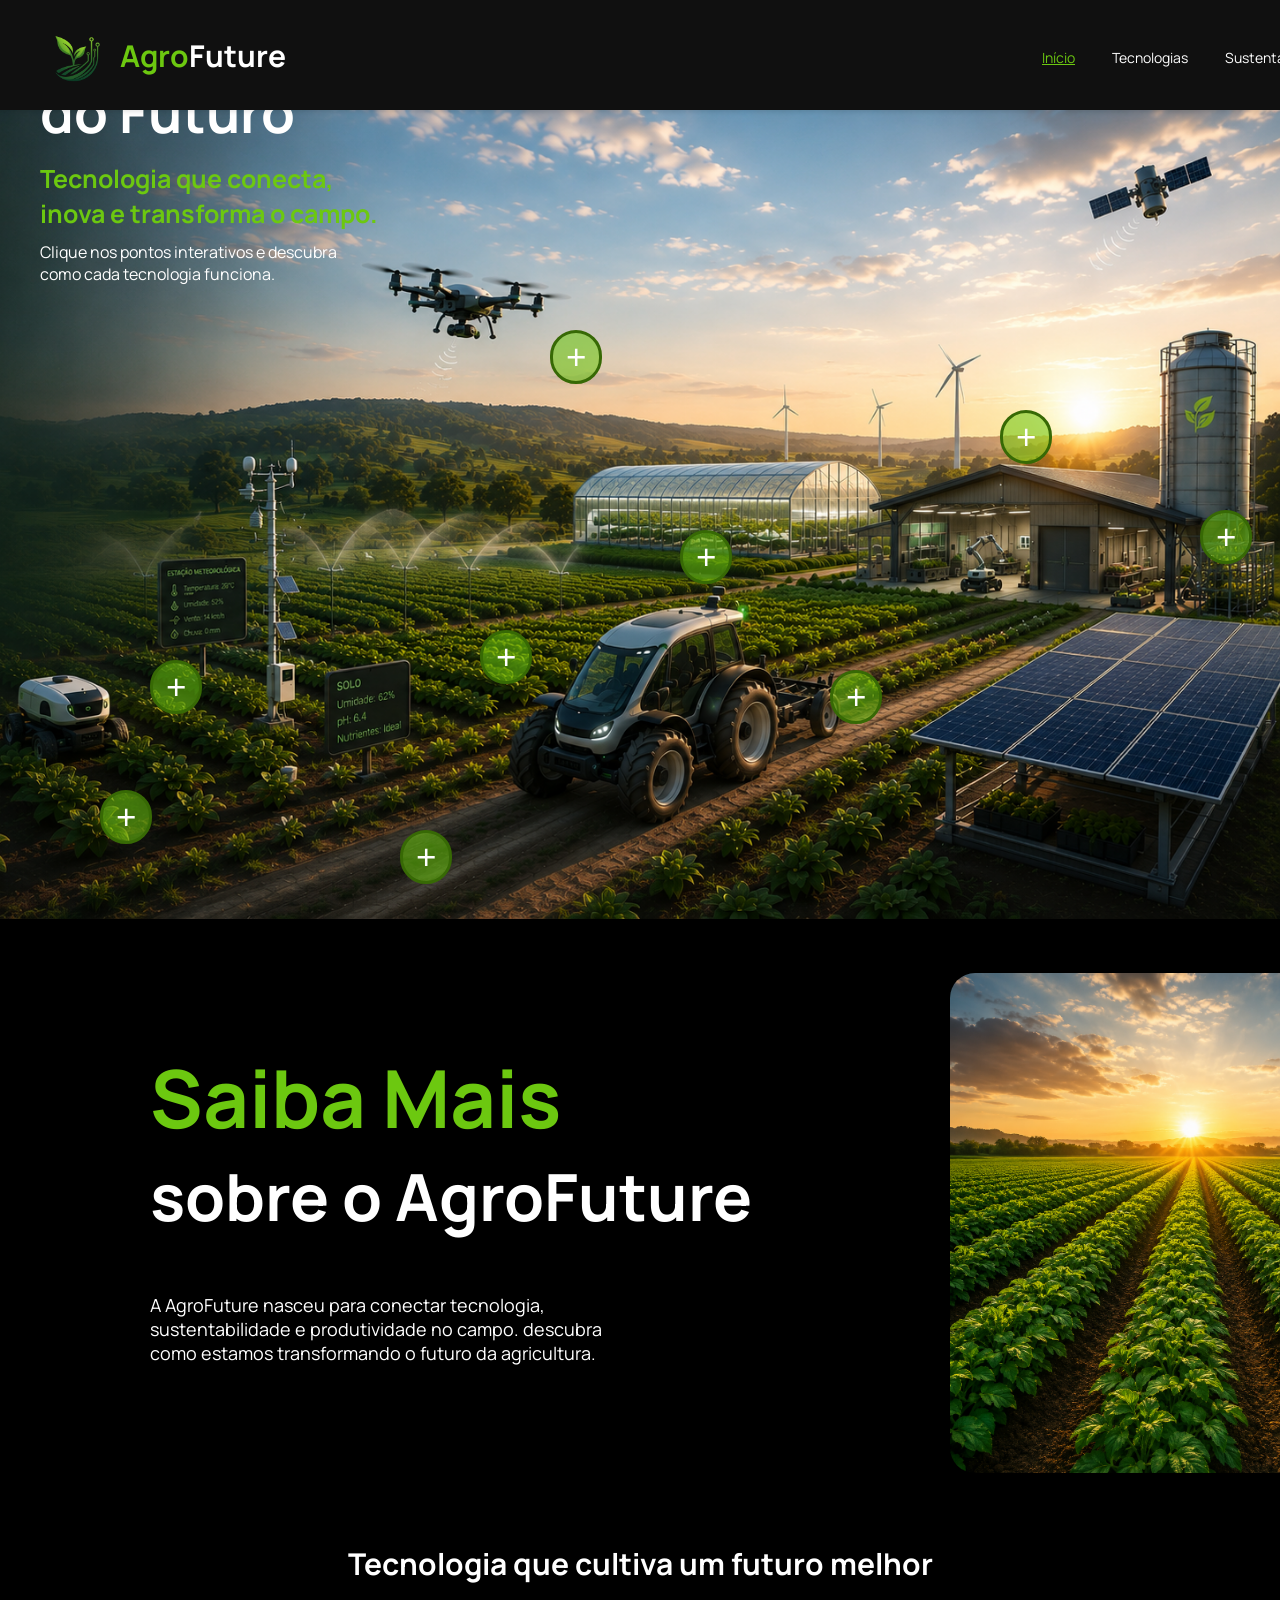
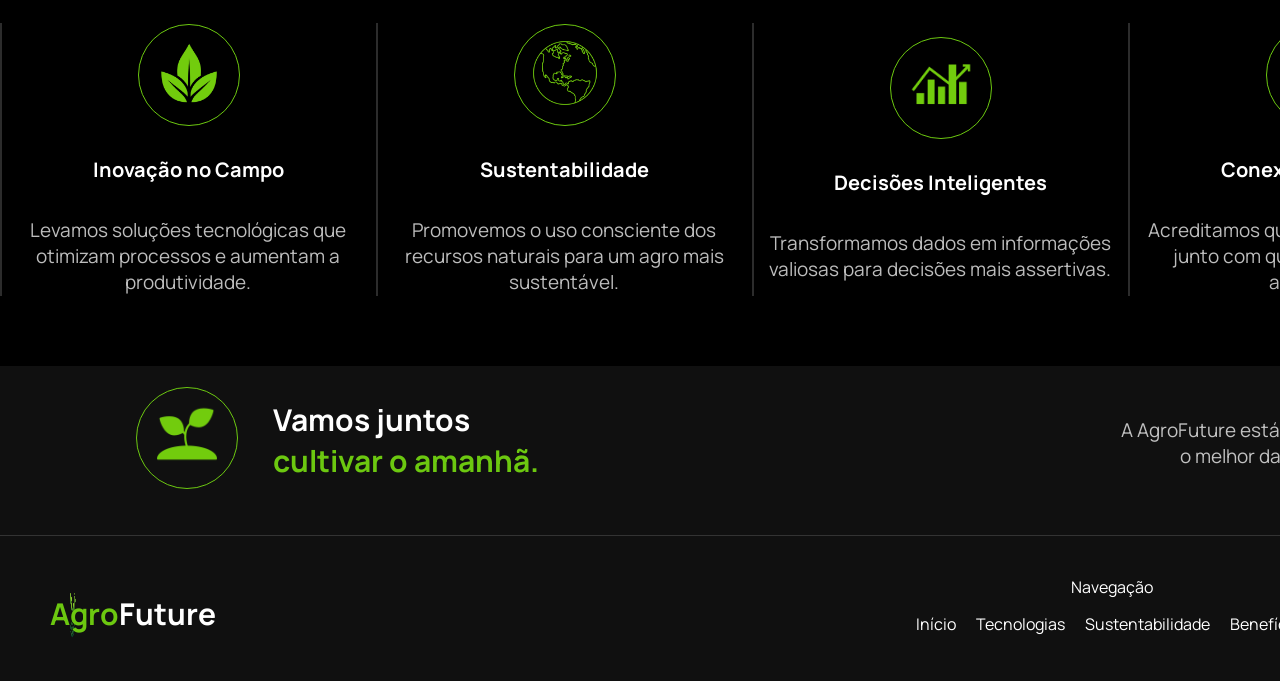
<file: index.html>
<!DOCTYPE html>
<html>
<head>
    <meta charset="UTF-8">
    <title>AgroFuture</title>
    <meta name="viewport" content="width=device-width, initial-scale=1.0">
    <link rel="stylesheet" href="style.css">
</head>
    <body>
        <header> 
            <div class="intro" style="display: flex;">
                <img src="imagens/logo.png" alt="Logo" class="logo">
                <h1><span style="color: #6cc810;">Agro</span>Future</h1>
                <button class="nav-button" onclick="location.href='index.html'" style="margin-left: 750px; color: #6cc810; text-decoration: underline;">Início</button>
                <button class="nav-button" onclick="location.href='tecnologias.html'">Tecnologias</button>
                <button class="nav-button" onclick="location.href='sustentabilidade.html'">Sustentabilidade</button>
                <button class="nav-button" onclick="location.href='beneficios.html'">Benefícios</button>
             </div>
        </header>
        <main>
            <img src="imagens/background.png" alt="Logo" class="background">
            <div class="overlay">
            <h2 style="font-weight: bold; font-size: 55px;">A Fazenda do Futuro</h2>
            <div style="font-weight: bold; color: #6cc810; margin-top: -35px; font-size: 25px;">Tecnologia que conecta, inova e transforma o campo.</div>
            <div style="margin-top: 10px;">Clique nos pontos interativos e descubra como cada tecnologia funciona.</div>
            </div>
            <button class="ponto"
            data-titulo="Drone"
            data-descricao="Permitem o monitoramento aéreo de grandes áreas em poucos minutos, indetificando problemas com rapidez e aumentando a eficiência na gestão agrícola.">
            +
            </button>
            <button class="ponto"
            data-titulo="Satélite"
            data-descricao="Fornecem imagens detalhadas das lavouras, permitindo acompanhar o desenvolvimento das plantações e identificar problemas rapidamente.">
            +
            </button>
            <button class="ponto"
            data-titulo="Estação Meteorológica"
            data-descricao="Estações que coletam dados climáticos para auxiliar na tomada de decisão na agricultura.">
            +
            </button>
            <button class="ponto"
            data-titulo="Painel de Dados"
            data-descricao="Coletam dados que são organizados em painéis digitais para facilitar o monitoramento da plantação.">
            +
            </button>
            <button class="ponto"
            data-titulo="Robô Agrícola"
            data-descricao="Robôs que realizam tarefas repetitivas com precisão e ajudam a reduzir custos operacionais, aumentando a eficiência na produção agrícola.">
            +
            </button>
            <button class="ponto"
            data-titulo="Sensor de Solo"
            data-descricao="Sensores que fornecem informações essenciais da saúde do solo para melhorar o desenvolvimento das culturas e informar sobre as necessidades do solo.">
            +
            </button>
            <button class="ponto"
            data-titulo="Irrigação Inteligente"
            data-descricao="Irrigação que utiliza sensores para fornecer água para cada área da plantação de acordo com a quantidade necessária.">
            +
            </button>
            <button class="ponto"
            data-titulo="Estufa Inteligente"
            data-descricao="Estufas que utilizam tecnologia avançada para otimizar as condições de cultivo e aumentar a produtividade.">
            +
            </button>
            <button class="ponto"
            data-titulo="Trator Autônomo"
            data-descricao="Tratores que operam de forma autônoma, juntamente com GPS e Inteligência Artificial para realizar tarefas com alta precisão de forma eficiente.">
            +
            </button>
            <button class="ponto"
            data-titulo="Centro de Controle Agrícola"
            data-descricao="Centros que integram todas as informações e dados referentes à fazenda a fim de otimizar a produção.">
            +
            </button>
            <button class="ponto"
            data-titulo="Painéis Solares"
            data-descricao="Painéis solares fornecem energia limpa e renovável para os quipamentos da fazenda, sendo essenciais para a sustentabilidade.">
            +
            </button>
            <button class="ponto"
            data-titulo="Aerogeradores"
            data-descricao="Turbinas eólicas que transformam a força dos ventos em energia elétrica limpa e renovável.">
            +
            </button>
            <div class="info-box">
                <h8 id="titulo"></h8>
                <p id="descricao"></p>
            </div>
            <section style="display: flex">
            <h3 ><span style="color:#6cc810;font-size: 80px;">Saiba Mais</span> 
                <div style="width: 800px">sobre o AgroFuture</div>
            </h3>
            <img src="imagens/campo.png" alt="Logo" class="campo"></section>
            <div class="apresentacao">A AgroFuture nasceu para conectar tecnologia, sustentabilidade e produtividade no campo. descubra como estamos transformando o futuro da agricultura.</div> 
        <h4>Tecnologia que cultiva um futuro melhor</h4>
        <section style="display: flex">
            <button class="proposito">
            <div class="box">
                <img src="imagens/folha2.png" alt="Logo" class="folha"></div>
                <h5>Inovação no Campo</h5>
                <div class="definicao">Levamos soluções tecnológicas que otimizam processos e aumentam a produtividade.</div>
             </button>
             <button class="proposito">
                <div class="box">
                <img src="imagens/terra.png" alt="Logo" class="folha"></div>
                <h5>Sustentabilidade</h5>
                <div class="definicao">Promovemos o uso consciente dos recursos naturais para um agro mais sustentável.</div>
            </button>
             <button class="proposito">
            <div class="box">
                <img src="imagens/estatistica.png" alt="Logo" class="folha"></div>
                <h5>Decisões Inteligentes</h5>
                <div class="definicao">Transformamos dados em informações valiosas para decisões mais assertivas.</div>
             </button>
                <button class="proposito">
                <div class="box">
                <img src="imagens/pessoas.png" alt="Logo" class="folha"></div>
                <h5>Conexão e Parceria</h5>
                <div class="definicao">Acreditamos que o futuro é construído junto com quem vive e faz o agro acontecer.</div>
                </button>
            </section>
            <footer>
                <button class="footerb">
                <section style="display: flex">
                    <div class="box">
                <img src="imagens/planta.png" alt="Logo" class="planta"></div>
                <h6 >Vamos juntos <span style="color: #6cc810;">cultivar o amanhã.</span> </h6>
                <div class="definicao" style="text-align: right; margin-left: 540px; margin-top: 30px;"> A AgroFuture está ao seu lado para levar o melhor da tecnologia ao campo.</div>   
            </section>
            </button> 
                <section style="display:flex;">
                    <div style="margin-top: -20px; margin-left: 50px;">
                        <img src="imagens/logo.png" alt="Logo" class="logo"></div> 
                    <h1 style="margin-top: 17px;">
                        <span style="color: #6cc810;">Agro</span>Future</h1>
                    <div style="display:flex; flex-direction:column; margin-left:700px;">
                        <div>Navegação</div>
                        <div style="display:flex; gap:20px;">
                            <a href="index.html">Início </a>
                            <a href="tecnologias.html">Tecnologias</a>
                            <a href="sustentabilidade.html">Sustentabilidade</a>
                            <a href="beneficios.html">Benefícios</a>
                        </div>
                    </div>
                </section>
            </footer>
        </main>
        <script src="script.js"></script>
    </body>
</html>
</file>
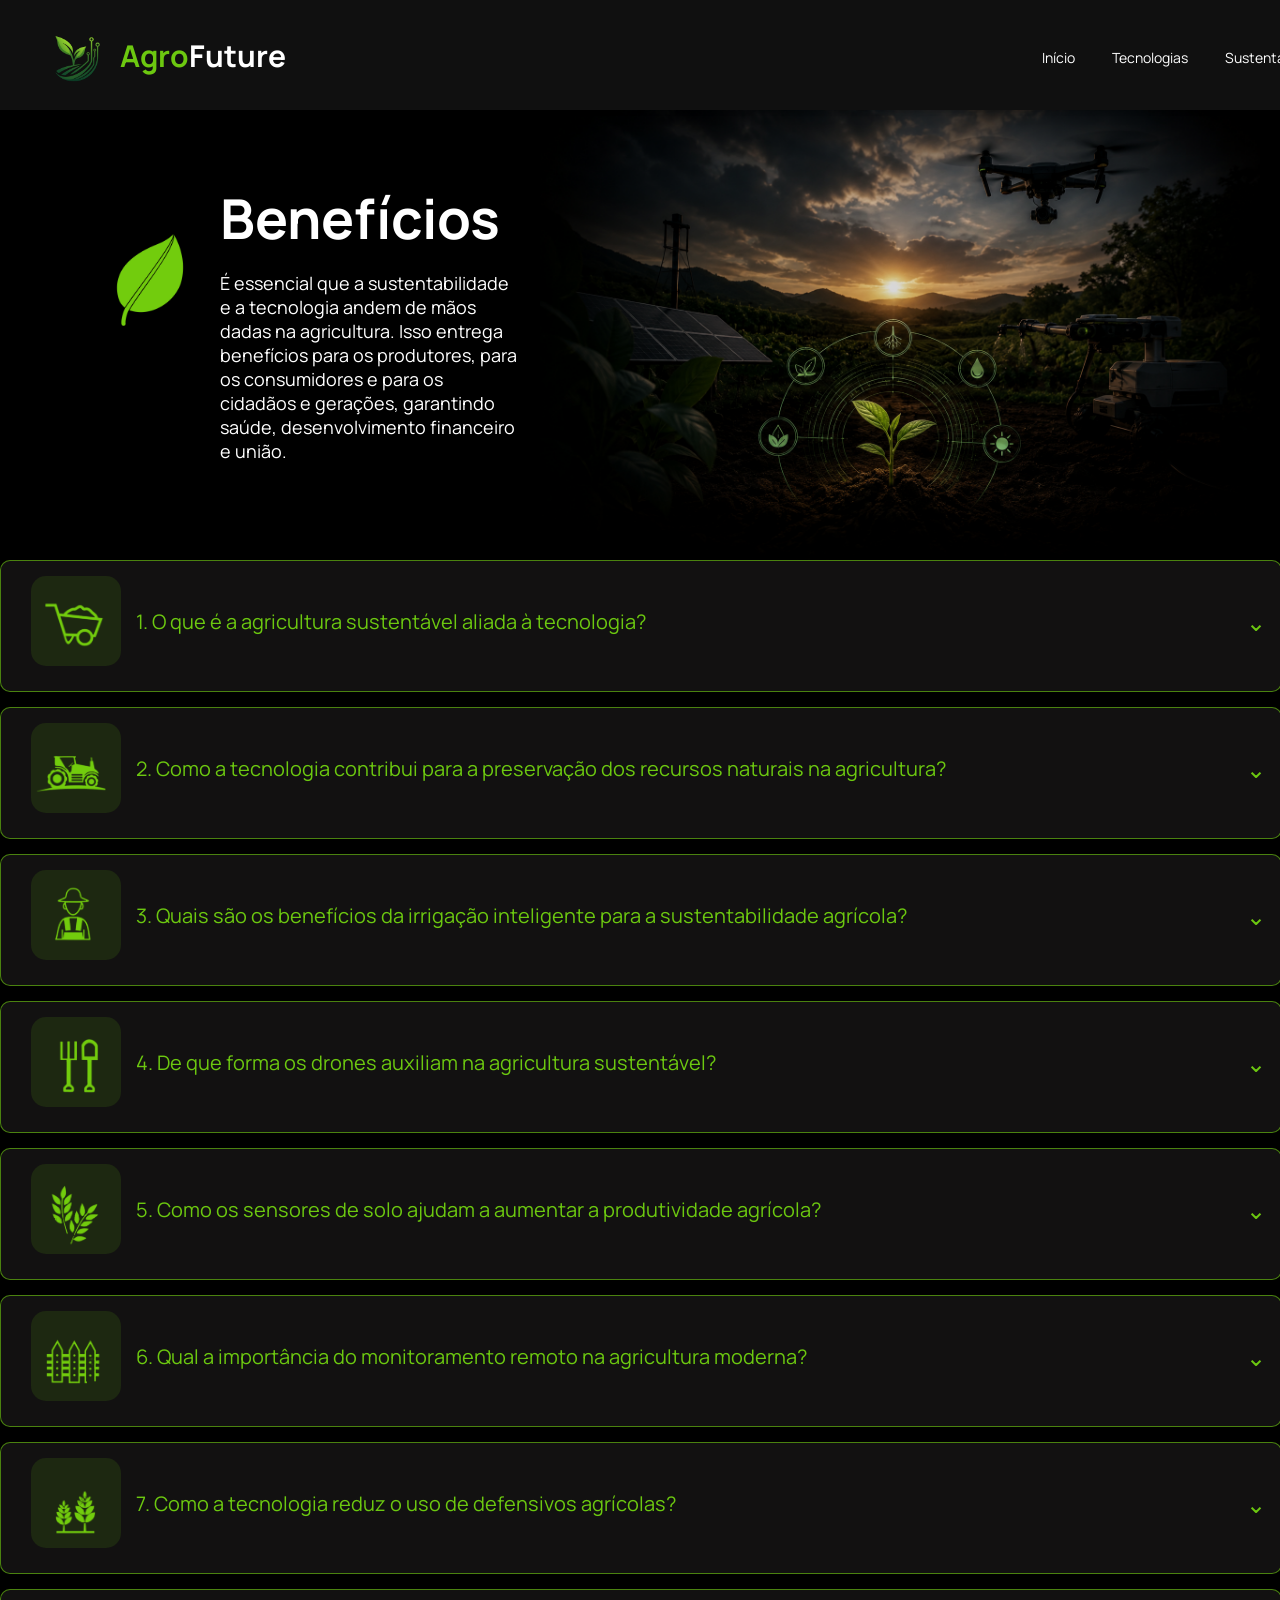
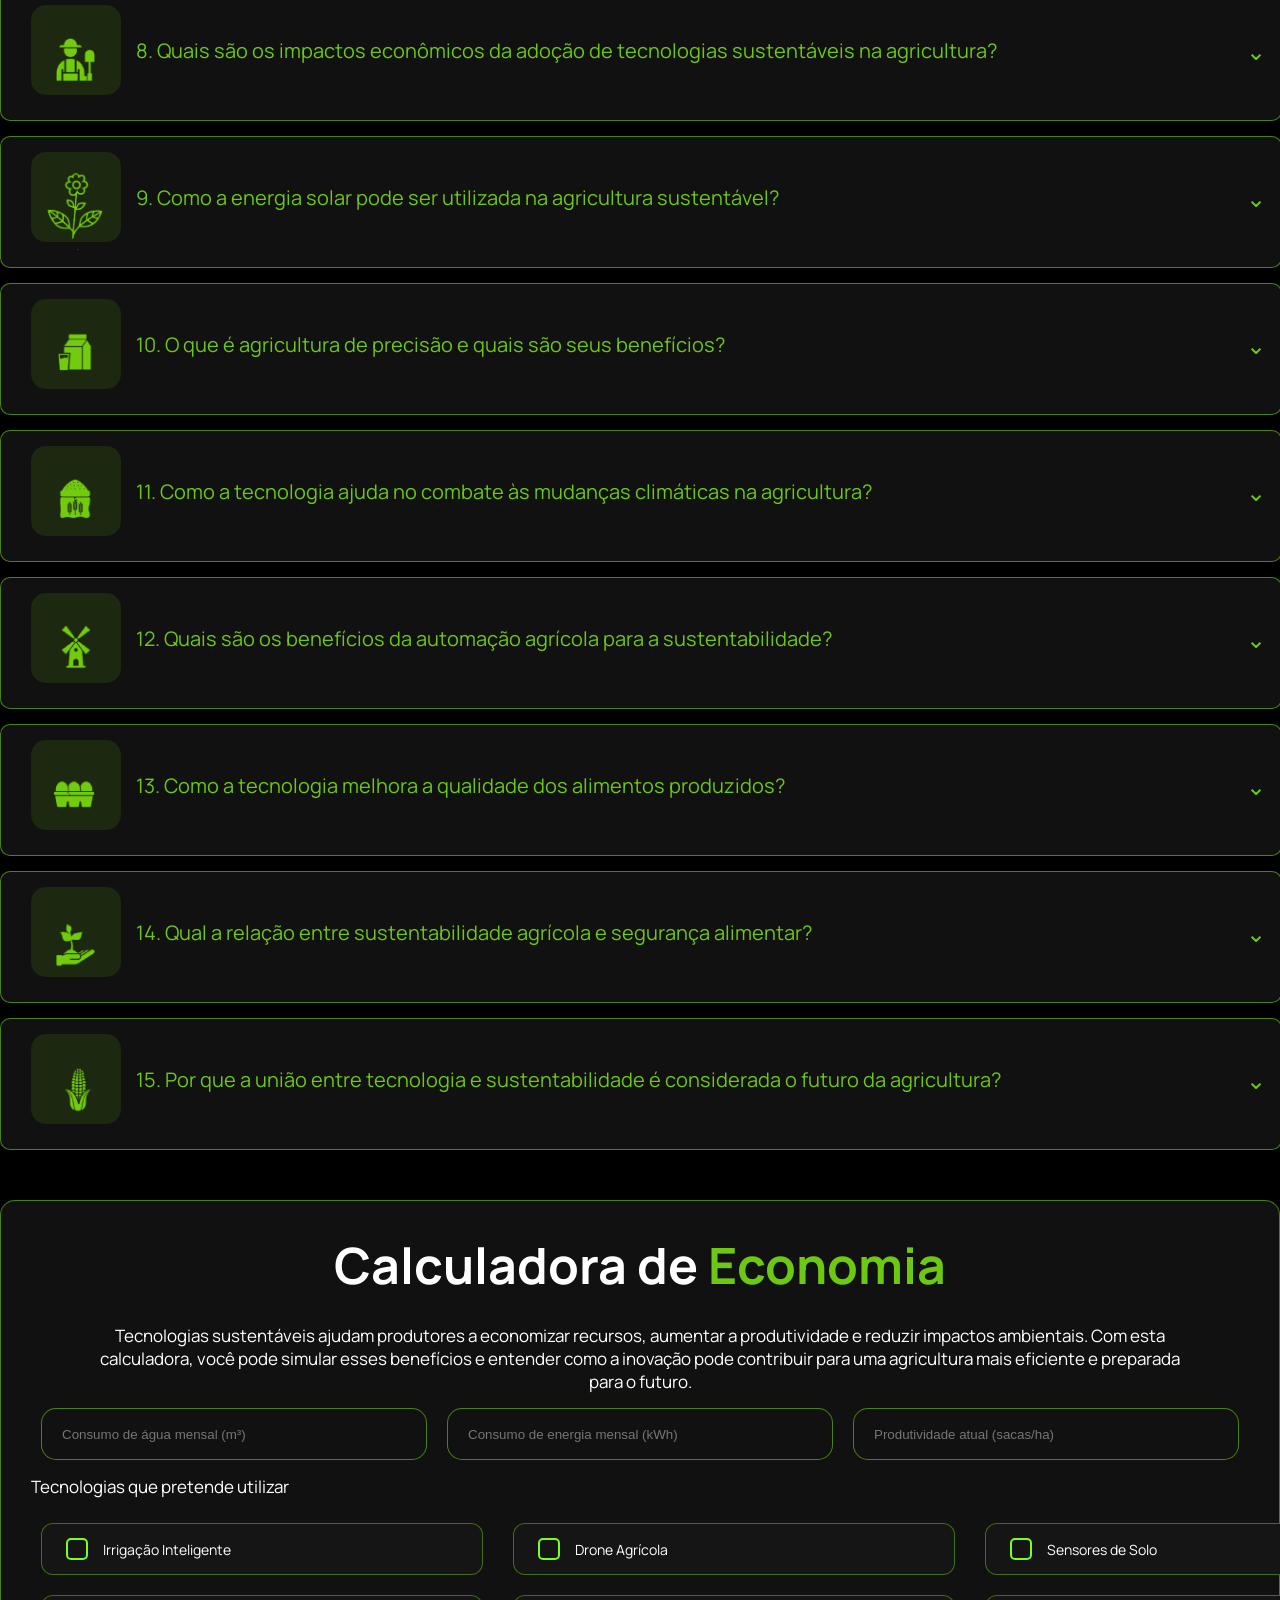
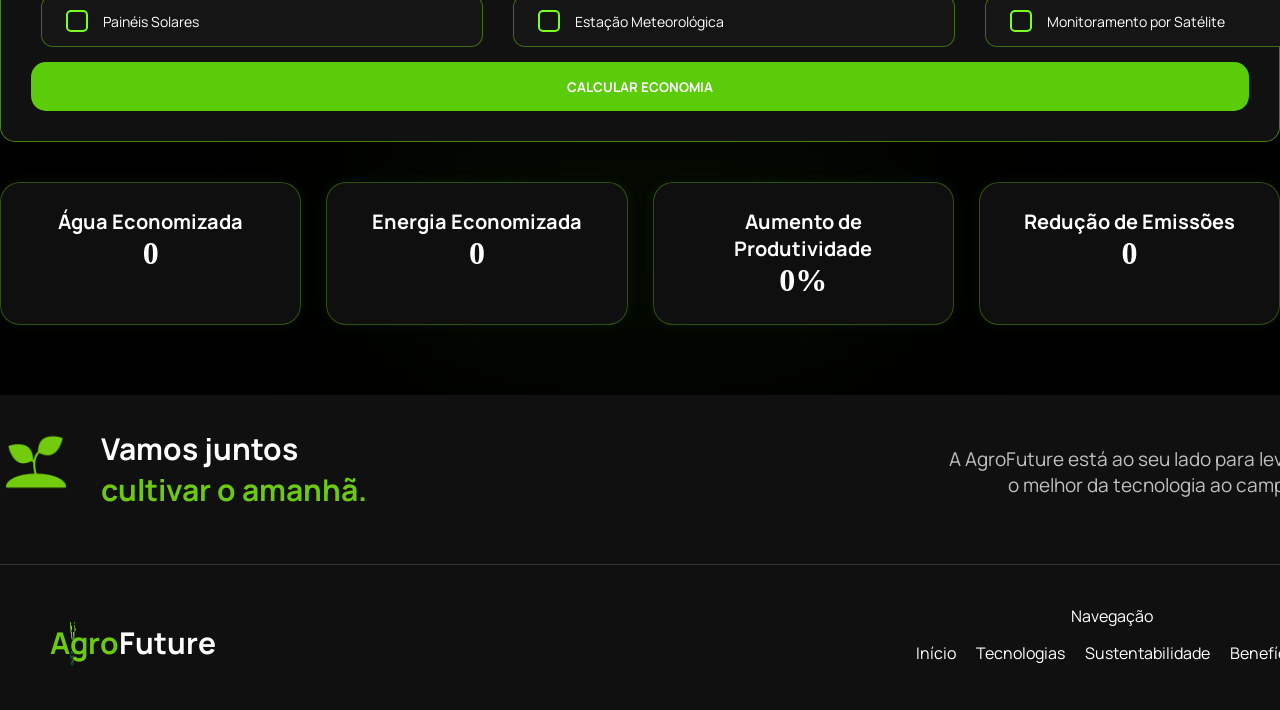
<file: beneficios.html>
<!DOCTYPE html>
<html>
<head>
    <meta charset="UTF-8">
    <title>AgroFuture</title>
    <meta name="viewport" content="width=device-width, initial-scale=1.0">
    <link rel="stylesheet" href="beneficios.css">
</head>
    <body>
        <header> 
            <div class="intro" style="display: flex;">
                <img src="imagens/logo.png" alt="Logo" class="logo">
                <h1><span style="color: #6cc810;">Agro</span>Future</h1>
                <button class="nav-button" onclick="location.href='index.html'" style="margin-left: 750px;">Início</button>
                <button class="nav-button" onclick="location.href='tecnologias.html'" >Tecnologias</button>
                <button class="nav-button" onclick="location.href='sustentabilidade.html'">Sustentabilidade</button>
                <button class="nav-button" onclick="location.href='beneficios.html'"   style=" color: #6cc810; text-decoration: underline;">Benefícios</button>
             </div>
        </header>
        <div class="container">
            <img src="imagens/folha3.png" alt="Folha" class="folha3">
            <div class="texto">
                <h2>Benefícios</h2>
                <p class="descricao1">
                    É essencial que a sustentabilidade e a tecnologia andem de mãos dadas na agricultura. Isso entrega benefícios para os produtores, para os consumidores e para os cidadãos e gerações, garantindo saúde, desenvolvimento financeiro e união.
                </p>
            </div>
            <img src="imagens/background4.png" alt="Imagem" class="fundo">
        </div>
       <div class="faq-item">
            <button class="faq-titulo">
                <div class="faq-esquerda">
                    <div class="box1">
                        <img src="imagens/beneficio1.png" alt="Imagem" class="vector1">
                    </div>
                    <span class="texto-pergunta">1. O que é a agricultura sustentável aliada à tecnologia?</span>
                </div>
                <span class="seta">⌄</span>
            </button>
            <div class="faq-conteudo">
                A agricultura sustentável aliada à tecnologia consiste na utilização de recursos tecnológicos para aumentar a produtividade agrícola sem comprometer os recursos naturais necessários para as futuras gerações. Essa união permite que os produtores utilizem água, energia, fertilizantes e defensivos de forma mais eficiente, reduzindo desperdícios e impactos ambientais. Tecnologias como sensores, drones, sistemas de irrigação inteligente e monitoramento remoto ajudam os agricultores a tomar decisões mais precisas, promovendo uma produção mais rentável e ambientalmente responsável.
            </div>
        </div>
        <div class="faq-item">
            <button class="faq-titulo">
                <div class="faq-esquerda">
                    <div class="box1">
                        <img src="imagens/beneficio2.png" alt="Imagem" class="vector1">
                    </div>
                    <span class="texto-pergunta">2. Como a tecnologia contribui para a preservação dos recursos naturais na agricultura?</span>
                </div>
                <span class="seta">⌄</span>
            </button>
            <div class="faq-conteudo">
                A tecnologia permite um controle mais eficiente dos recursos naturais utilizados na produção agrícola. Sensores de solo podem medir a umidade e indicar exatamente quando uma área precisa ser irrigada, evitando o desperdício de água. Além disso, drones e imagens de satélite ajudam a monitorar a saúde das plantações, reduzindo a necessidade de aplicações excessivas de produtos químicos. Dessa forma, há menor degradação do solo, preservação dos recursos hídricos e redução da poluição ambiental.
            </div>
        </div>
        <div class="faq-item">
            <button class="faq-titulo">
                <div class="faq-esquerda">
                    <div class="box1">
                        <img src="imagens/beneficio3.png" alt="Imagem" class="vector1">
                    </div>
                    <span class="texto-pergunta">3. Quais são os benefícios da irrigação inteligente para a sustentabilidade agrícola?</span>
                </div>
                <span class="seta">⌄</span>
            </button>
            <div class="faq-conteudo">
                A irrigação inteligente utiliza sensores e sistemas automatizados para fornecer água às plantas apenas quando necessário. Isso reduz significativamente o desperdício hídrico, um dos maiores desafios da agricultura moderna. Além da economia de água, o sistema diminui os custos operacionais, melhora o desenvolvimento das culturas e reduz o consumo de energia utilizado no bombeamento. Como resultado, a produção torna-se mais sustentável e economicamente viável.
            </div>
        </div>
        <div class="faq-item">
            <button class="faq-titulo">
                <div class="faq-esquerda">
                    <div class="box1">
                        <img src="imagens/beneficio4.png" alt="Imagem" class="vector1">
                    </div>
                    <span class="texto-pergunta">4. De que forma os drones auxiliam na agricultura sustentável?</span>
                </div>
                <span class="seta">⌄</span>
            </button>
            <div class="faq-conteudo">
                Os drones são ferramentas capazes de sobrevoar grandes áreas agrícolas e coletar informações detalhadas sobre as plantações. Eles identificam falhas no cultivo, áreas com pragas, doenças ou deficiência nutricional. Com essas informações, o produtor pode realizar intervenções apenas nos locais necessários, evitando o uso excessivo de fertilizantes e defensivos agrícolas. Isso reduz os custos de produção e os impactos ambientais, tornando a agricultura mais eficiente e sustentável.
            </div>
        </div>
        <div class="faq-item">
            <button class="faq-titulo">
                <div class="faq-esquerda">
                    <div class="box1">
                        <img src="imagens/beneficio5.png" alt="Imagem" class="vector1">
                    </div>
                    <span class="texto-pergunta">5. Como os sensores de solo ajudam a aumentar a produtividade agrícola?</span>
                </div>
                <span class="seta">⌄</span>
            </button>
            <div class="faq-conteudo">
                Os sensores de solo coletam dados sobre umidade, temperatura, nutrientes e outras características importantes para o desenvolvimento das culturas. Com essas informações em tempo real, o agricultor consegue ajustar a irrigação, a adubação e outros manejos de forma precisa. Isso favorece o crescimento saudável das plantas, reduz desperdícios de insumos e aumenta a produtividade. Além disso, contribui para a conservação do solo e dos recursos naturais.
            </div>
        </div>
        <div class="faq-item">
            <button class="faq-titulo">
                <div class="faq-esquerda">
                    <div class="box1">
                        <img src="imagens/beneficio6.png" alt="Imagem" class="vector1">
                    </div>
                    <span class="texto-pergunta">6. Qual a importância do monitoramento remoto na agricultura moderna?</span>
                </div>
                <span class="seta">⌄</span>
            </button>
            <div class="faq-conteudo">
                O monitoramento remoto permite acompanhar as condições da propriedade agrícola à distância por meio de aplicativos, sensores e sistemas conectados à internet. O produtor pode verificar informações sobre irrigação, clima, saúde das plantas e funcionamento de equipamentos em tempo real. Isso possibilita respostas rápidas a problemas, reduz perdas na produção e melhora a eficiência operacional. Como consequência, há maior sustentabilidade e melhor aproveitamento dos recursos disponíveis.
            </div>
        </div>
        <div class="faq-item">
            <button class="faq-titulo">
                <div class="faq-esquerda">
                    <div class="box1">
                        <img src="imagens/beneficio7.png" alt="Imagem" class="vector1">
                    </div>
                    <span class="texto-pergunta">7. Como a tecnologia reduz o uso de defensivos agrícolas?</span>
                </div>
                <span class="seta">⌄</span>
            </button>
            <div class="faq-conteudo">
                Por meio da agricultura de precisão, tecnologias como drones, sensores e softwares de análise identificam exatamente onde há infestação de pragas ou doenças. Assim, os defensivos podem ser aplicados apenas nas áreas afetadas, em vez de serem distribuídos por toda a lavoura. Essa prática reduz significativamente a quantidade de produtos químicos utilizados, diminuindo os impactos ambientais, os riscos à saúde humana e os custos de produção.
            </div>
        </div>
        <div class="faq-item">
            <button class="faq-titulo">
                <div class="faq-esquerda">
                    <div class="box1">
                        <img src="imagens/beneficio8.png" alt="Imagem" class="vector1">
                    </div>
                    <span class="texto-pergunta">8. Quais são os impactos econômicos da adoção de tecnologias sustentáveis na agricultura?</span>
                </div>
                <span class="seta">⌄</span>
            </button>
            <div class="faq-conteudo">
                Embora algumas tecnologias exijam investimento inicial, seus benefícios econômicos costumam compensar rapidamente os custos. A redução do desperdício de água, energia e insumos gera economia significativa para os produtores. Além disso, o aumento da produtividade e da qualidade dos produtos agrícolas contribui para maiores lucros. Dessa forma, a tecnologia sustentável promove um crescimento econômico mais equilibrado e duradouro para o setor agrícola.
            </div>
        </div>
        <div class="faq-item">
            <button class="faq-titulo">
                <div class="faq-esquerda">
                    <div class="box1">
                        <img src="imagens/beneficio9.png" alt="Imagem" class="vector1">
                    </div>
                    <span class="texto-pergunta">9. Como a energia solar pode ser utilizada na agricultura sustentável?</span>
                </div>
                <span class="seta">⌄</span>
            </button>
            <div class="faq-conteudo">
                A energia solar pode ser utilizada para alimentar sistemas de irrigação, sensores, estufas, bombas d'água e outras estruturas agrícolas. Por ser uma fonte renovável e limpa, reduz a dependência de combustíveis fósseis e diminui a emissão de gases poluentes. Além disso, contribui para a redução dos custos com eletricidade ao longo do tempo, tornando a produção mais sustentável e economicamente vantajosa.
            </div>
        </div>
        <div class="faq-item">
            <button class="faq-titulo">
                <div class="faq-esquerda">
                    <div class="box1">
                        <img src="imagens/beneficio10.png" alt="Imagem" class="vector1">
                    </div>
                    <span class="texto-pergunta">10. O que é agricultura de precisão e quais são seus benefícios?</span>
                </div>
                <span class="seta">⌄</span>
            </button>
            <div class="faq-conteudo">
                A agricultura de precisão é uma abordagem que utiliza tecnologias digitais para analisar e gerenciar variáveis dentro da propriedade rural. Com auxílio de GPS, sensores, drones e softwares especializados, o produtor consegue aplicar insumos na quantidade exata e no local correto. Os principais benefícios incluem aumento da produtividade, redução dos custos operacionais, menor impacto ambiental e melhor utilização dos recursos naturais.
            </div>
        </div>
        <div class="faq-item">
            <button class="faq-titulo">
                <div class="faq-esquerda">
                    <div class="box1">
                        <img src="imagens/beneficio11.png" alt="Imagem" class="vector1">
                    </div>
                    <span class="texto-pergunta">11. Como a tecnologia ajuda no combate às mudanças climáticas na agricultura?</span>
                </div>
                <span class="seta">⌄</span>
            </button>
            <div class="faq-conteudo">
                A tecnologia contribui para a redução das emissões de gases de efeito estufa por meio da otimização do uso de máquinas, fertilizantes e recursos energéticos. Além disso, sistemas de monitoramento climático permitem prever eventos extremos, possibilitando que os agricultores adotem medidas preventivas. O uso eficiente dos recursos também reduz o desmatamento e a degradação ambiental, colaborando para a mitigação dos impactos das mudanças climáticas.
            </div>
        </div>
        <div class="faq-item">
            <button class="faq-titulo">
                <div class="faq-esquerda">
                    <div class="box1">
                        <img src="imagens/beneficio12.png" alt="Imagem" class="vector1">
                    </div>
                    <span class="texto-pergunta">12. Quais são os benefícios da automação agrícola para a sustentabilidade?</span>
                </div>
                <span class="seta">⌄</span>
            </button>
            <div class="faq-conteudo">
                A automação agrícola permite que diversas atividades sejam realizadas de forma automática, como irrigação, monitoramento de culturas e controle de equipamentos. Isso aumenta a eficiência operacional, reduz erros humanos e otimiza o uso de recursos. Como consequência, há menor desperdício de água, energia e insumos, além de aumento da produtividade e redução dos impactos ambientais associados à produção agrícola.
            </div>
        </div>
        <div class="faq-item">
            <button class="faq-titulo">
                <div class="faq-esquerda">
                    <div class="box1">
                        <img src="imagens/beneficio13.png" alt="Imagem" class="vector1">
                    </div>
                    <span class="texto-pergunta">13. Como a tecnologia melhora a qualidade dos alimentos produzidos?</span>
                </div>
                <span class="seta">⌄</span>
            </button>
            <div class="faq-conteudo">
                Com o uso de sensores, softwares de gestão e sistemas de monitoramento, os agricultores conseguem acompanhar de perto o desenvolvimento das culturas. Isso possibilita corrigir problemas rapidamente e garantir melhores condições para o crescimento das plantas. Como resultado, os alimentos produzidos apresentam maior qualidade, uniformidade e segurança alimentar, beneficiando tanto os produtores quanto os consumidores.
            </div>
        </div>
        <div class="faq-item">
            <button class="faq-titulo">
                <div class="faq-esquerda">
                    <div class="box1">
                        <img src="imagens/beneficio14.png" alt="Imagem" class="vector1">
                    </div>
                    <span class="texto-pergunta">14. Qual a relação entre sustentabilidade agrícola e segurança alimentar?</span>
                </div>
                <span class="seta">⌄</span>
            </button>
            <div class="faq-conteudo">
                A sustentabilidade agrícola busca garantir que os recursos naturais continuem disponíveis para as próximas gerações, permitindo a produção contínua de alimentos. Quando associada à tecnologia, torna-se possível aumentar a produtividade sem degradar o meio ambiente. Isso contribui diretamente para a segurança alimentar, pois assegura uma oferta estável de alimentos de qualidade para uma população mundial em constante crescimento.
            </div>
        </div>
        <div class="faq-item">
            <button class="faq-titulo">
                <div class="faq-esquerda">
                    <div class="box1">
                        <img src="imagens/beneficio15.png" alt="Imagem" class="vector1">
                    </div>
                    <span class="texto-pergunta">15. Por que a união entre tecnologia e sustentabilidade é considerada o futuro da agricultura?</span>
                </div>
                <span class="seta">⌄</span>
            </button>
            <div class="faq-conteudo">
                A combinação entre tecnologia e sustentabilidade é vista como o futuro da agricultura porque oferece soluções para os principais desafios do setor: aumento da demanda por alimentos, escassez de recursos naturais e mudanças climáticas. Tecnologias inovadoras permitem produzir mais utilizando menos água, energia e insumos, reduzindo impactos ambientais e aumentando a rentabilidade. Dessa forma, é possível construir um modelo agrícola capaz de atender às necessidades atuais sem comprometer a capacidade produtiva das futuras gerações.
            </div>
        </div>
        <div class="calculadora">
            <h7>Calculadora de <span style="color: #6cc810">Economia</span></h7>
            <div class="definicao1">Tecnologias sustentáveis ajudam produtores a economizar recursos, aumentar a produtividade e reduzir impactos ambientais. Com esta calculadora, você pode simular esses benefícios e entender como a inovação pode contribuir para uma agricultura mais eficiente e preparada para o futuro.</div>
            <section style="display:flex">
            <input type="number" id="agua" class="questoes" placeholder="Consumo de água mensal (m³)">
            <input type="number" id="energia" class="questoes" placeholder="Consumo de energia mensal (kWh)">
            <input type="number" id="produtividade" class="questoes" placeholder="Produtividade atual (sacas/ha)">
            </section>
            <div class="definicao2">Tecnologias que pretende utilizar</div>
            <div class="tecnologias">
                <section class="tecnologias">
            <label class="tech-card">
                <input type="checkbox" value="irrigacao">
                Irrigação Inteligente
            </label>
            <label class="tech-card">
                <input type="checkbox" value="drone">
                Drone Agrícola
            </label>
            <label class="tech-card">
                <input type="checkbox" value="sensor">
                Sensores de Solo
            </label>
            <label class="tech-card">
                <input type="checkbox" value="solar">
                Painéis Solares
            </label>
            <label class="tech-card">
                <input type="checkbox" value="estacao">
                Estação Meteorológica
            </label>
            <label class="tech-card">
                <input type="checkbox" value="satelite">
                Monitoramento por Satélite
            </label>
        </section>
            </div>
            <button onclick="calcularEconomia()" class="calculo">
                CALCULAR ECONOMIA</button>
        </div>
        <div class="resultado">
            <div class="card">
                <h8>Água Economizada</h8>
                <span id="resultadoAgua">0</span>
            </div>
            <div class="card">
                <h8>Energia Economizada</h8>
                <span id="resultadoEnergia">0</span>
            </div>
            <div class="card">
                <h8>Aumento de Produtividade</h8>
                <span id="resultadoProdutividade">0%</span>
            </div>
            <div class="card">
                <h8>Redução de Emissões</h8>
                <span id="resultadoCO2">0</span>
            </div>
        </div>
            <footer>
                <button class="footerb">
                <section style="display: flex">
                    <div class="box">
                <img src="imagens/planta.png" alt="Logo" class="planta"></div>
                <h6 >Vamos juntos <span style="color: #6cc810;">cultivar o amanhã.</span> </h6>
                <div class="definicao" style="text-align: right; margin-left: 540px; margin-top: 30px;"> A AgroFuture está ao seu lado para levar o melhor da tecnologia ao campo.</div>   
            </section>
            </button> 
                <section style="display:flex;">
                    <div style="margin-top: -20px; margin-left: 50px;">
                        <img src="imagens/logo.png" alt="Logo" class="logo"></div>
                    <h1 style="margin-top: 17px;">
                        <span style="color: #6cc810;">Agro</span>Future</h1>
                    <div style="display:flex; flex-direction:column; margin-left:700px;">
                        <div>Navegação</div>
                        <div style="display:flex; gap:20px;">
                            <a href="index.html">Início </a>
                            <a href="tecnologias.html">Tecnologias</a>
                            <a href="sustentabilidade.html">Sustentabilidade</a>
                            <a href="beneficios.html">Benefícios</a>
                        </div>
                    </div>
                </section>
            </footer>
        <script src="beneficios.js"></script>
    </body>
</html>
</file>
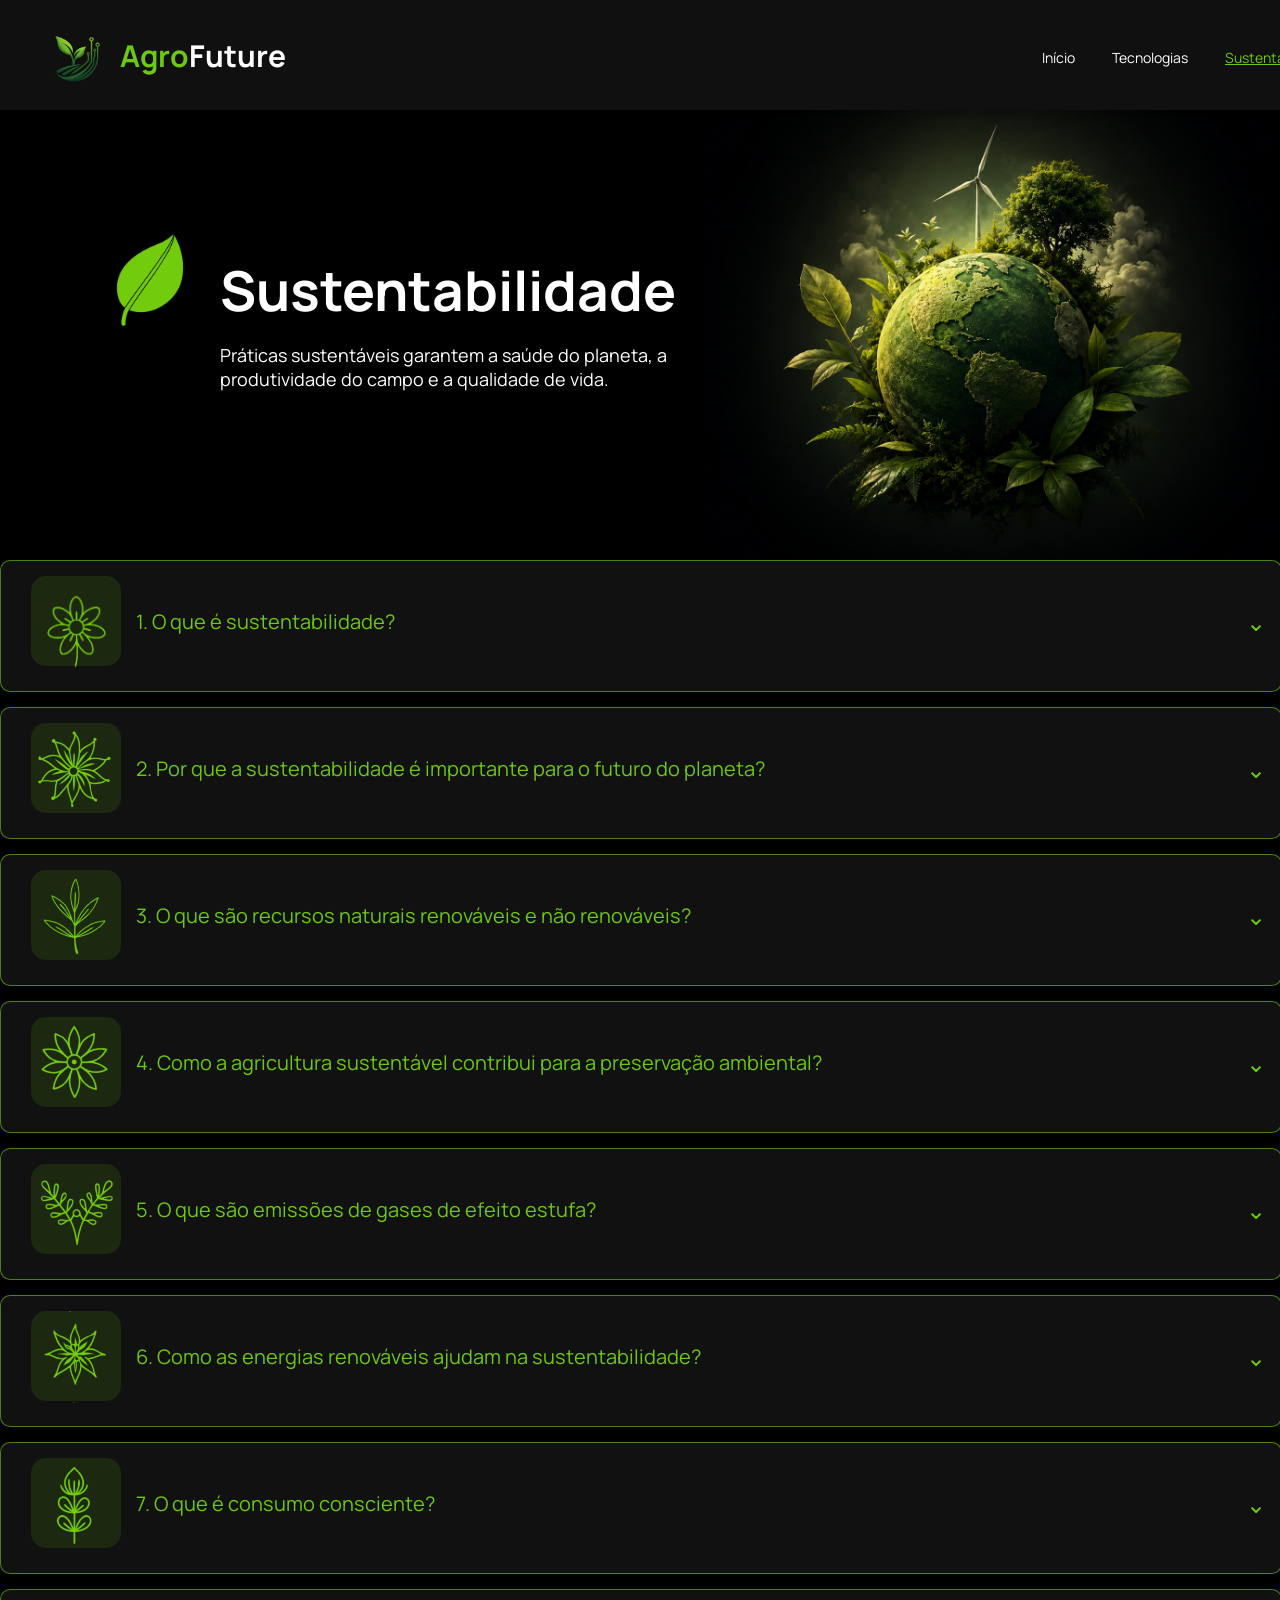
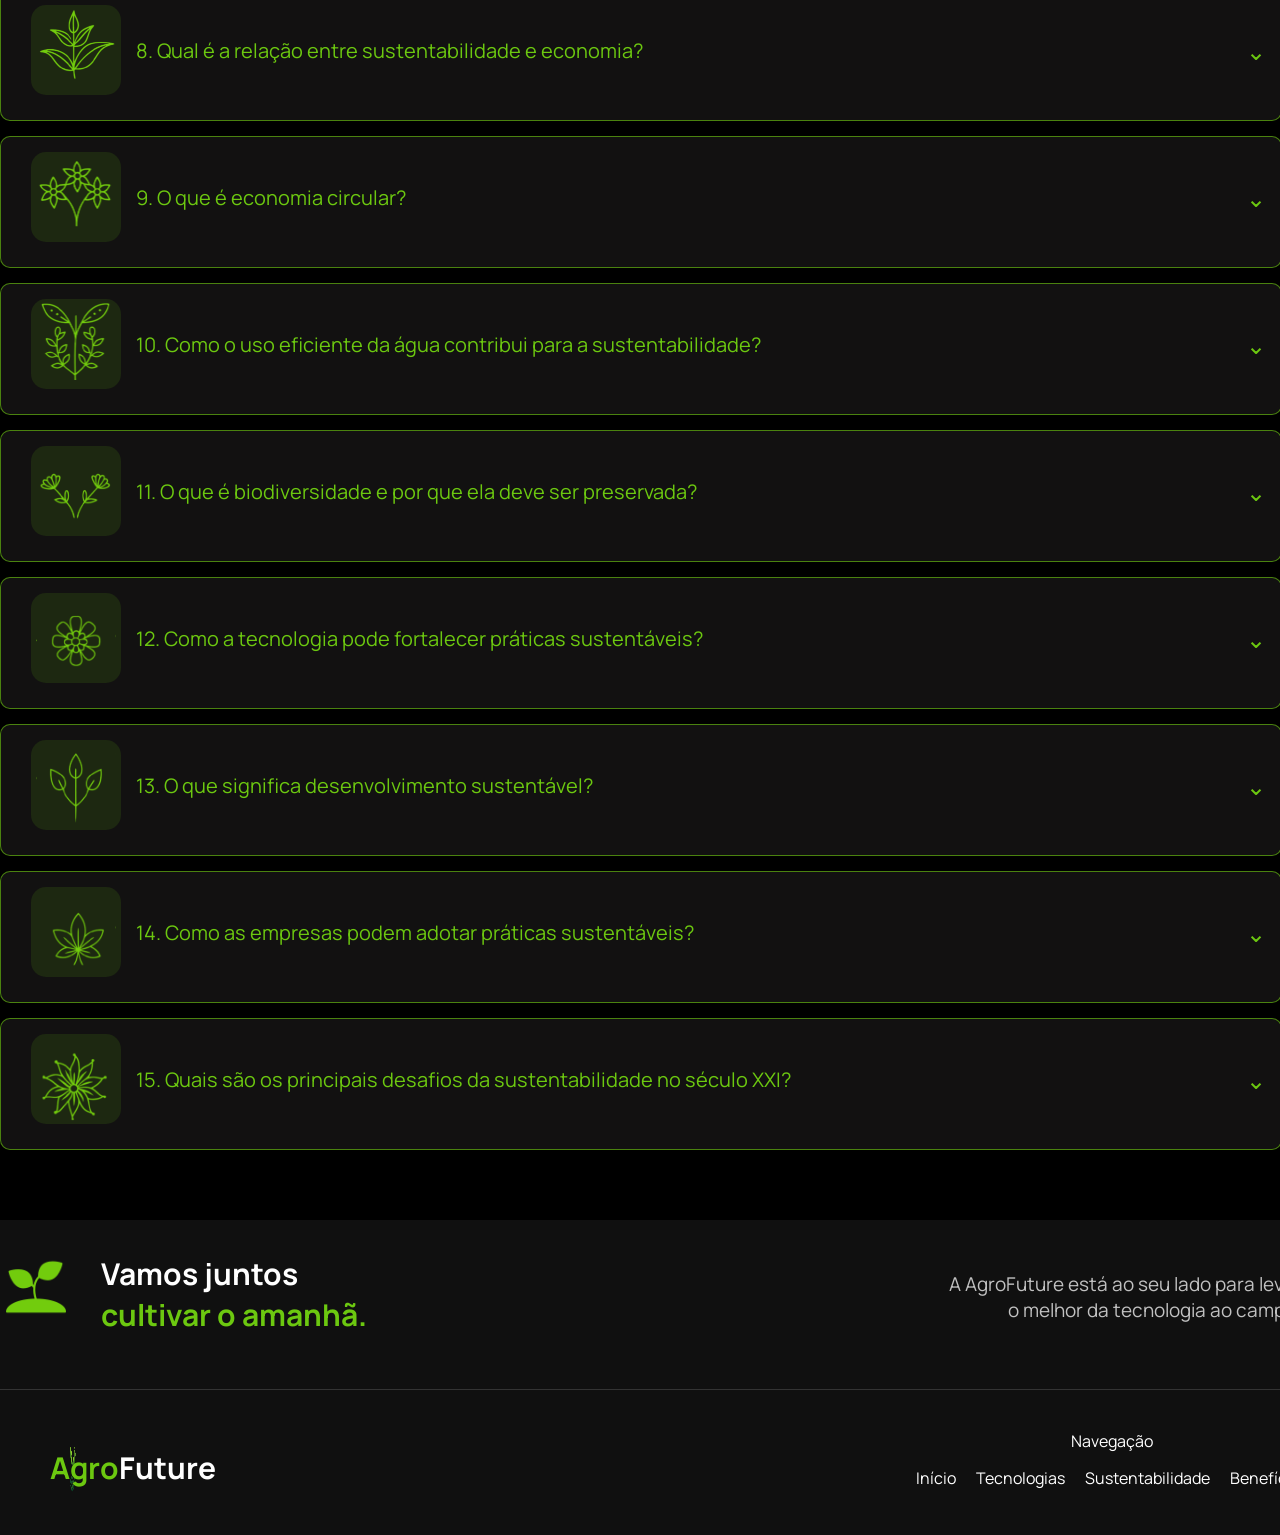
<file: sustentabilidade.html>
<!DOCTYPE html>
<html>
<head>
    <meta charset="UTF-8">
    <title>AgroFuture</title>
    <meta name="viewport" content="width=device-width, initial-scale=1.0">
    <link rel="stylesheet" href="sustentabilidade.css">
</head>
    <body>
        <header> 
            <div class="intro" style="display: flex;">
                <img src="imagens/logo.png" alt="Logo" class="logo">
                <h1><span style="color: #6cc810;">Agro</span>Future</h1>
                <button class="nav-button" onclick="location.href='index.html'" style="margin-left: 750px;">Início</button>
                <button class="nav-button" onclick="location.href='tecnologias.html'" >Tecnologias</button>
                <button class="nav-button" onclick="location.href='sustentabilidade.html'"  style=" color: #6cc810; text-decoration: underline;">Sustentabilidade</button>
                <button class="nav-button" onclick="location.href='beneficios.html'">Benefícios</button>
             </div>
        </header>
        <div class="container">
            <img src="imagens/folha3.png" alt="Folha" class="folha3">
            <div class="texto">
                <h2>Sustentabilidade</h2>
                <p class="descricao1">
                    Práticas sustentáveis garantem a saúde do planeta, a produtividade do campo e a qualidade de vida.
                </p>
            </div>
            <img src="imagens/background3.png" alt="Imagem" class="fundo">
        </div>
       <div class="faq-item">
            <button class="faq-titulo">
                <div class="faq-esquerda">
                    <div class="box1">
                        <img src="imagens/flor1.png" alt="Imagem" class="vector1">
                    </div>
                    <span class="texto-pergunta">1. O que é sustentabilidade?</span>
                </div>
                <span class="seta">⌄</span>
            </button>
            <div class="faq-conteudo">
                A sustentabilidade é um conceito que busca equilibrar o desenvolvimento econômico, a preservação ambiental e o bem-estar social. Seu principal objetivo é garantir que as necessidades da geração atual sejam atendidas sem comprometer a capacidade das futuras gerações de satisfazerem suas próprias necessidades. Na prática, isso significa utilizar recursos naturais de forma responsável, reduzir desperdícios, promover justiça social e incentivar modelos de produção que respeitem os limites do planeta. A sustentabilidade está presente em diversos setores, incluindo agricultura, indústria, energia, transporte e consumo.
            </div>
        </div>
        <div class="faq-item">
            <button class="faq-titulo">
                <div class="faq-esquerda">
                    <div class="box1">
                        <img src="imagens/flor10.png" alt="Imagem" class="vector">
                    </div>
                    <span class="texto-pergunta">2. Por que a sustentabilidade é importante para o futuro do planeta?</span>
                </div>
                <span class="seta">⌄</span>
            </button>
            <div class="faq-conteudo">
                A sustentabilidade é fundamental porque os recursos naturais são limitados e a exploração excessiva pode causar consequências graves para os ecossistemas e para a sociedade. Problemas como mudanças climáticas, desmatamento, escassez de água e perda da biodiversidade estão diretamente relacionados ao uso inadequado dos recursos naturais. Ao adotar práticas sustentáveis, é possível reduzir esses impactos, preservar o equilíbrio ambiental e garantir condições adequadas de vida para as futuras gerações.
            </div>
        </div>
        <div class="faq-item">
            <button class="faq-titulo">
                <div class="faq-esquerda">
                    <div class="box1">
                        <img src="imagens/planta1.png" alt="Imagem" class="vector">
                    </div>
                    <span class="texto-pergunta">3. O que são recursos naturais renováveis e não renováveis?</span>
                </div>
                <span class="seta">⌄</span>
            </button>
            <div class="faq-conteudo">
                Recursos renováveis são aqueles que podem se regenerar naturalmente em um período relativamente curto, como a energia solar, a energia eólica, a água e as florestas manejadas de forma sustentável. Já os recursos não renováveis possuem uma capacidade de reposição extremamente lenta ou inexistente na escala de tempo humana, como petróleo, carvão mineral e gás natural. A sustentabilidade busca priorizar o uso consciente dos recursos renováveis e reduzir a dependência dos não renováveis.
            </div>
        </div>
        <div class="faq-item">
            <button class="faq-titulo">
                <div class="faq-esquerda">
                    <div class="box1">
                        <img src="imagens/flor3.png" alt="Imagem" class="vector">
                    </div>
                    <span class="texto-pergunta">4. Como a agricultura sustentável contribui para a preservação ambiental?</span>
                </div>
                <span class="seta">⌄</span>
            </button>
            <div class="faq-conteudo">
                A agricultura sustentável utiliza técnicas que permitem produzir alimentos de forma eficiente sem degradar os recursos naturais. Entre essas práticas estão o plantio direto, a rotação de culturas, o controle biológico de pragas e o uso racional da água. Essas estratégias ajudam a conservar o solo, proteger a biodiversidade, reduzir a poluição e diminuir a emissão de gases de efeito estufa. Além disso, contribuem para a manutenção da produtividade agrícola a longo prazo.
            </div>
        </div>
        <div class="faq-item">
            <button class="faq-titulo">
                <div class="faq-esquerda">
                    <div class="box1">
                        <img src="imagens/planta2.png" alt="Imagem" class="vector">
                    </div>
                    <span class="texto-pergunta">5. O que são emissões de gases de efeito estufa?</span>
                </div>
                <span class="seta">⌄</span>
            </button>
            <div class="faq-conteudo">
                Os gases de efeito estufa são substâncias presentes na atmosfera capazes de reter parte do calor proveniente do Sol. Embora esse fenômeno seja natural e essencial para a vida, o aumento excessivo dessas emissões devido às atividades humanas intensifica o aquecimento global. Entre os principais gases estão o dióxido de carbono, o metano e o óxido nitroso. A sustentabilidade busca reduzir essas emissões por meio de energias limpas, eficiência energética e práticas produtivas mais responsáveis.
            </div>
        </div>
        <div class="faq-item">
            <button class="faq-titulo">
                <div class="faq-esquerda">
                    <div class="box1">
                        <img src="imagens/flor4.png" alt="Imagem" class="vector">
                    </div>
                    <span class="texto-pergunta">6. Como as energias renováveis ajudam na sustentabilidade?</span>
                </div>
                <span class="seta">⌄</span>
            </button>
            <div class="faq-conteudo">
                As energias renováveis são fontes de energia obtidas a partir de recursos naturais que se renovam continuamente, como o Sol, o vento e a água. Diferentemente dos combustíveis fósseis, elas produzem quantidades muito menores de poluentes e gases de efeito estufa. Além dos benefícios ambientais, essas tecnologias ajudam a diversificar a matriz energética, aumentar a segurança no fornecimento de energia e reduzir custos a longo prazo.
            </div>
        </div>
        <div class="faq-item">
            <button class="faq-titulo">
                <div class="faq-esquerda">
                    <div class="box1">
                        <img src="imagens/flor5.png" alt="Imagem" class="vector">
                    </div>
                    <span class="texto-pergunta">7. O que é consumo consciente?</span>
                </div>
                <span class="seta">⌄</span>
            </button>
            <div class="faq-conteudo">
                O consumo consciente consiste em refletir sobre os impactos ambientais, sociais e econômicos de cada decisão de compra. Isso inclui evitar desperdícios, priorizar produtos sustentáveis, reduzir o consumo desnecessário e valorizar empresas que adotam práticas responsáveis. O consumo consciente não significa deixar de consumir, mas sim fazer escolhas mais equilibradas e alinhadas com a preservação dos recursos naturais e o desenvolvimento sustentável.
            </div>
        </div>
        <div class="faq-item">
            <button class="faq-titulo">
                <div class="faq-esquerda">
                    <div class="box1">
                        <img src="imagens/planta3.png" alt="Imagem" class="vector">
                    </div>
                    <span class="texto-pergunta">8. Qual é a relação entre sustentabilidade e economia?</span>
                </div>
                <span class="seta">⌄</span>
            </button>
            <div class="faq-conteudo">
                A sustentabilidade e a economia estão cada vez mais conectadas. Empresas que adotam práticas sustentáveis frequentemente conseguem reduzir custos operacionais, aumentar a eficiência produtiva e fortalecer sua reputação no mercado. Além disso, consumidores e investidores valorizam organizações comprometidas com a responsabilidade ambiental e social.
            </div>
        </div>
        <div class="faq-item">
        <button class="faq-titulo">
            <div class="faq-esquerda">
                <div class="box1">
                    <img src="imagens/flor6.png" alt="Imagem" class="vector">
                </div>
                <span class="texto-pergunta">9. O que é economia circular?</span>
            </div>
            <span class="seta">⌄</span>
        </button>
        <div class="faq-conteudo">
            A economia circular é um modelo de produção e consumo que busca reduzir ao máximo a geração de resíduos. Em vez de seguir o modelo tradicional de extrair, produzir, consumir e descartar, a economia circular incentiva a reutilização, a reciclagem, a recuperação e o reaproveitamento de materiais. Esse sistema contribui para a redução da exploração de recursos naturais, diminui a quantidade de lixo gerado e promove uma utilização mais eficiente dos recursos disponíveis.
        </div>
    </div>

    <div class="faq-item">
        <button class="faq-titulo">
            <div class="faq-esquerda">
                <div class="box1">
                    <img src="imagens/planta4.png" alt="Imagem" class="vector">
                </div>
                <span class="texto-pergunta">10. Como o uso eficiente da água contribui para a sustentabilidade?</span>
            </div>
            <span class="seta">⌄</span>
        </button>
        <div class="faq-conteudo">
            A água é um recurso essencial para a vida e para diversas atividades econômicas, especialmente a agricultura. O uso eficiente da água reduz desperdícios, preserva os mananciais e garante a disponibilidade desse recurso para as futuras gerações. Tecnologias como irrigação inteligente, sensores de umidade do solo e sistemas automatizados permitem aplicar apenas a quantidade necessária de água, aumentando a eficiência produtiva e reduzindo impactos ambientais.
        </div>
    </div>

    <div class="faq-item">
        <button class="faq-titulo">
            <div class="faq-esquerda">
                <div class="box1">
                    <img src="imagens/flor7.png" alt="Imagem" class="vector1">
                </div>
                <span class="texto-pergunta">11. O que é biodiversidade e por que ela deve ser preservada?</span>
            </div>
            <span class="seta">⌄</span>
        </button>
        <div class="faq-conteudo">
            A biodiversidade corresponde à variedade de espécies de plantas, animais, fungos e microrganismos presentes nos ecossistemas. Ela desempenha funções fundamentais, como a polinização das plantas, a fertilidade do solo, a regulação climática e o equilíbrio das cadeias alimentares. A perda da biodiversidade pode comprometer o funcionamento dos ecossistemas e afetar diretamente a qualidade de vida humana. Por isso, sua preservação é considerada um dos pilares da sustentabilidade.
        </div>
    </div>

    <div class="faq-item">
        <button class="faq-titulo">
            <div class="faq-esquerda">
                <div class="box1">
                    <img src="imagens/flor8.png" alt="Imagem" class="vector1">
                </div>
                <span class="texto-pergunta">12. Como a tecnologia pode fortalecer práticas sustentáveis?</span>
            </div>
            <span class="seta">⌄</span>
        </button>
        <div class="faq-conteudo">
            A tecnologia desempenha um papel cada vez mais importante na promoção da sustentabilidade. Sensores, drones, inteligência artificial e análise de dados permitem monitorar recursos naturais com maior precisão e eficiência. Essas ferramentas ajudam a reduzir desperdícios, otimizar o uso de insumos, melhorar a gestão ambiental e aumentar a produtividade sem ampliar os impactos negativos sobre o meio ambiente. Dessa forma, tecnologia e sustentabilidade tornam-se parceiras na construção de soluções inovadoras para os desafios atuais.
        </div>
    </div>

    <div class="faq-item">
        <button class="faq-titulo">
            <div class="faq-esquerda">
                <div class="box1">
                    <img src="imagens/planta5.png" alt="Imagem" class="vector1">
                </div>
                <span class="texto-pergunta">13. O que significa desenvolvimento sustentável?</span>
            </div>
            <span class="seta">⌄</span>
        </button>
        <div class="faq-conteudo">
            O desenvolvimento sustentável é um modelo de crescimento que busca atender às necessidades econômicas e sociais da população sem comprometer os recursos naturais e ambientais. Esse conceito envolve a integração de três dimensões fundamentais: ambiental, social e econômica. Um desenvolvimento é considerado sustentável quando promove prosperidade econômica, qualidade de vida e preservação ambiental de forma equilibrada e duradoura.
        </div>
    </div>

    <div class="faq-item">
        <button class="faq-titulo">
            <div class="faq-esquerda">
                <div class="box1">
                    <img src="imagens/flor9.png" alt="Imagem" class="vector1">
                </div>
                <span class="texto-pergunta">14. Como as empresas podem adotar práticas sustentáveis?</span>
            </div>
            <span class="seta">⌄</span>
        </button>
        <div class="faq-conteudo">
            As empresas podem implementar diversas ações sustentáveis, como reduzir o consumo de energia, utilizar fontes renováveis, minimizar a geração de resíduos, reciclar materiais e adotar processos produtivos mais eficientes. Além das medidas ambientais, práticas como valorização dos colaboradores, respeito aos direitos humanos e investimentos em projetos sociais também fazem parte da sustentabilidade corporativa. Essas iniciativas fortalecem a imagem da organização e contribuem para um desenvolvimento mais responsável.
        </div>
    </div>

    <div class="faq-item">
        <button class="faq-titulo">
            <div class="faq-esquerda">
                <div class="box1">
                    <img src="imagens/flor10.png" alt="Imagem" class="vector1">
                </div>
                <span class="texto-pergunta">15. Quais são os principais desafios da sustentabilidade no século XXI?</span>
            </div>
            <span class="seta">⌄</span>
        </button>
        <div class="faq-conteudo">
            Os desafios da sustentabilidade incluem combater as mudanças climáticas, reduzir a poluição, preservar a biodiversidade, garantir segurança alimentar e promover o uso responsável dos recursos naturais. Além disso, é necessário equilibrar o crescimento econômico com a proteção ambiental e reduzir desigualdades sociais em escala global. Superar esses desafios exige a participação conjunta de governos, empresas, instituições de pesquisa e cidadãos, além do desenvolvimento contínuo de tecnologias, políticas públicas e práticas sustentáveis.
        </div>
    </div>
            <footer>
                <button class="footerb">
                <section style="display: flex">
                    <div class="box">
                <img src="imagens/planta.png" alt="Logo" class="planta"></div>
                <h6 >Vamos juntos <span style="color: #6cc810;">cultivar o amanhã.</span> </h6>
                <div class="definicao" style="text-align: right; margin-left: 540px; margin-top: 30px;"> A AgroFuture está ao seu lado para levar o melhor da tecnologia ao campo.</div>   
            </section>
            </button> 
                <section style="display:flex;">
                    <div style="margin-top: -20px; margin-left: 50px;">
                        <img src="imagens/logo.png" alt="Logo" class="logo"></div>
                    <h1 style="margin-top: 17px;">
                        <span style="color: #6cc810;">Agro</span>Future</h1>
                    <div style="display:flex; flex-direction:column; margin-left:700px;">
                        <div>Navegação</div>
                        <div style="display:flex; gap:20px;">
                            <a href="index.html">Início </a>
                            <a href="tecnologias.html">Tecnologias</a>
                            <a href="sustentabilidade.html">Sustentabilidade</a>
                            <a href="beneficios.html">Benefícios</a>
                        </div>
                    </div>
                </section>
            </footer>
        <script src="sustentabilidade.js"></script>
    </body>
</html>
</file>
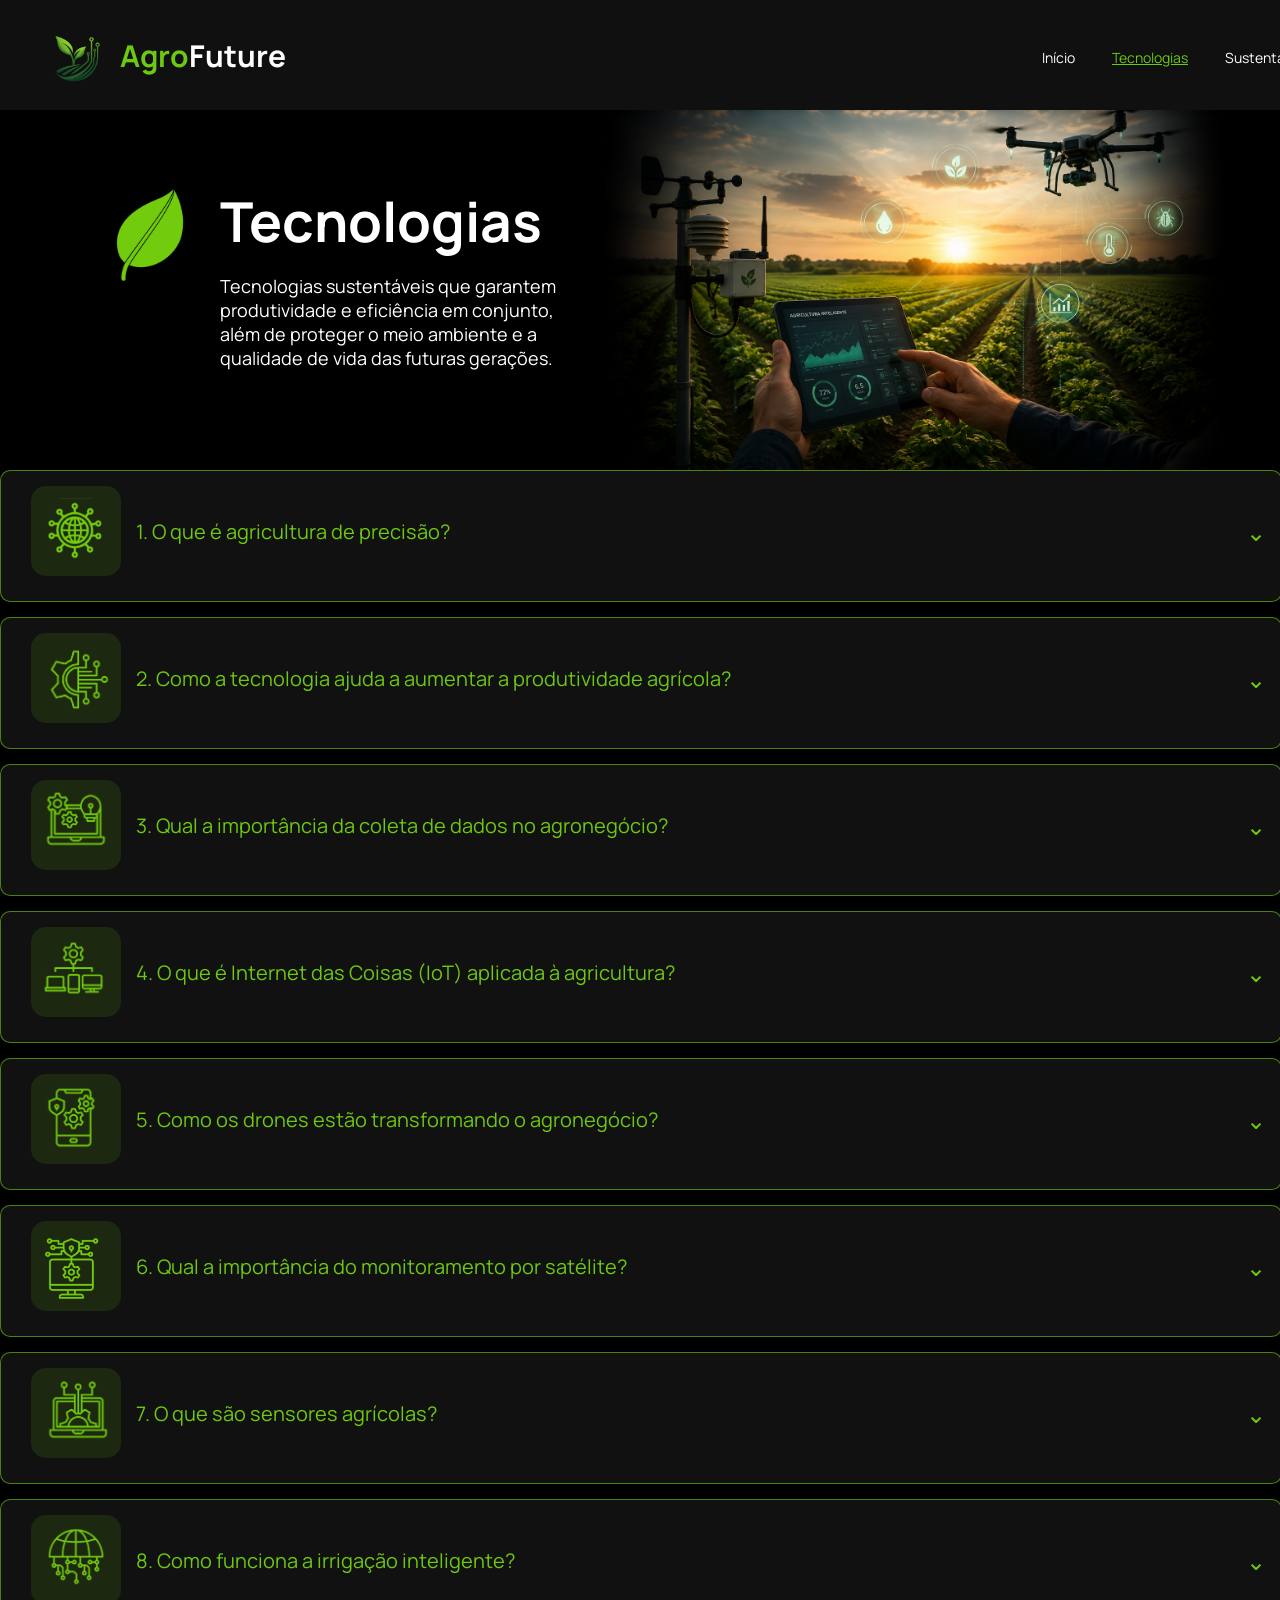
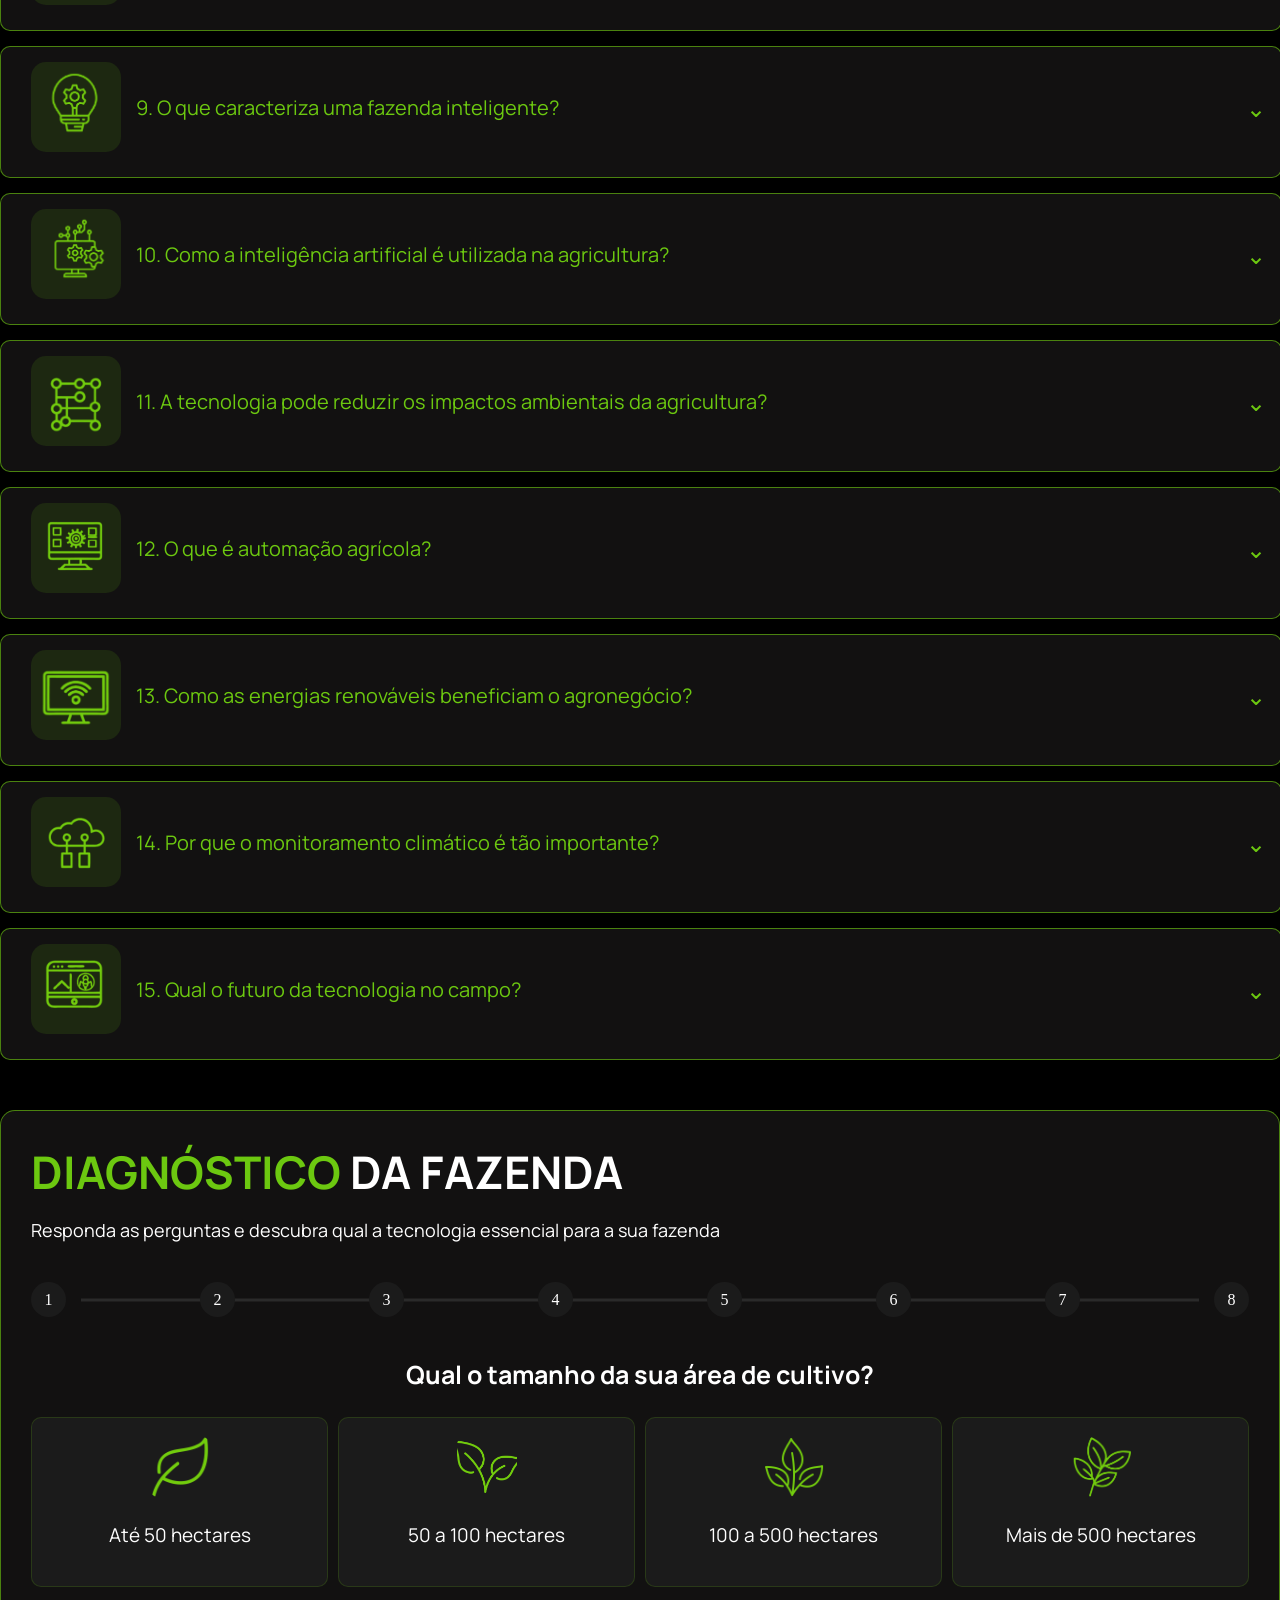
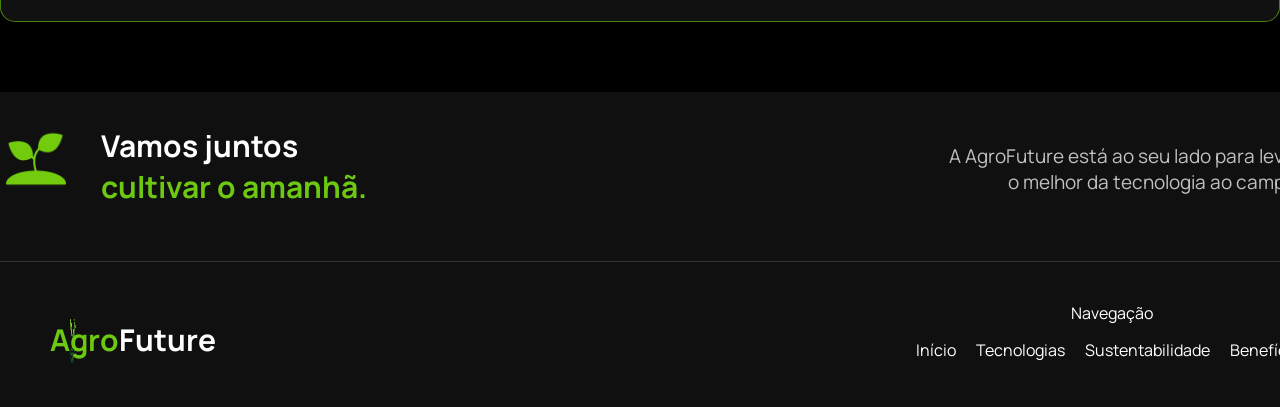
<file: tecnologias.html>
<!DOCTYPE html>
<html>
<head>
    <meta charset="UTF-8">
    <title>AgroFuture</title>
    <meta name="viewport" content="width=device-width, initial-scale=1.0">
    <link rel="stylesheet" href="tecnologias.css">
</head>
    <body>
        <header> 
            <div class="intro" style="display: flex;">
                <img src="imagens/logo.png" alt="Logo" class="logo">
                <h1><span style="color: #6cc810;">Agro</span>Future</h1>
                <button class="nav-button" onclick="location.href='index.html'" style="margin-left: 750px;">Início</button>
                <button class="nav-button" onclick="location.href='tecnologias.html'"  style=" color: #6cc810; text-decoration: underline;">Tecnologias</button>
                <button class="nav-button" onclick="location.href='sustentabilidade.html'">Sustentabilidade</button>
                <button class="nav-button" onclick="location.href='beneficios.html'">Benefícios</button>
             </div>
        </header>
        <div class="container">
            <img src="imagens/folha3.png" alt="Folha" class="folha3">
            <div class="texto">
                <h2>Tecnologias</h2>
                <p class="descricao1">
                    Tecnologias sustentáveis que garantem
                    produtividade e eficiência em conjunto,
                    além de proteger o meio ambiente e a
                    qualidade de vida das futuras gerações.
                </p>
            </div>
            <img src="imagens/background2.png" alt="Imagem" class="fundo">
        </div>
       <div class="faq-item">
        <button class="faq-titulo">
        <div class="faq-esquerda">
            <div class="box1">
                    <img src="imagens/world.png" alt="Imagem" class="vector1"></div>
                    <span class="texto-pergunta">1. O que é agricultura de precisão?</span>
                </div>
                <span class="seta">⌄</span>
            </button>
            <div class="faq-conteudo">
                A agricultura de precisão é um modelo de gestão agrícola baseado na coleta e análise de dados para otimizar a produção no campo. 
                Em vez de tratar toda a propriedade da mesma forma, essa abordagem reconhece que diferentes áreas de uma lavoura podem apresentar necessidades distintas de irrigação, fertilização ou controle de pragas.
                Utilizando tecnologias como GPS, sensores, drones e imagens de satélite, os produtores conseguem identificar essas diferenças e aplicar recursos de forma mais eficiente. Como resultado, há redução de desperdícios, aumento da produtividade e menor impacto ambiental.
            </div>
        </div>
        <div class="faq-item">
        <button class="faq-titulo">
        <div class="faq-esquerda">
            <div class="box1">
                    <img src="imagens/vector.png" alt="Imagem" class="vector"></div>
                    <span class="texto-pergunta">2. Como a tecnologia ajuda a aumentar a produtividade agrícola?</span>
                </div>
                <span class="seta">⌄</span>
            </button>
            <div class="faq-conteudo">
               A tecnologia permite que o produtor rural tome decisões mais rápidas e precisas com base em dados confiáveis. 
               Equipamentos modernos monitoram o desenvolvimento das culturas, identificam problemas antes que se agravem e auxiliam no planejamento das atividades agrícolas. 
               Além disso, máquinas automatizadas reduzem o tempo necessário para diversas operações, aumentando a eficiência da produção. Com isso, é possível produzir mais utilizando os mesmos recursos ou até mesmo menos recursos do que anteriormente.
            </div>
        </div>
        <div class="faq-item">
        <button class="faq-titulo">
        <div class="faq-esquerda">
            <div class="box1">
                    <img src="imagens/computer.png" alt="Imagem" class="vector"></div>
                    <span class="texto-pergunta">3. Qual a importância da coleta de dados no agronegócio?</span>
                </div>
                <span class="seta">⌄</span>
        </button>
            <div class="faq-conteudo">
                Os dados são considerados um dos recursos mais valiosos da agricultura moderna. 
                Informações sobre clima, umidade do solo, desenvolvimento das culturas e condições ambientais permitem compreender melhor o funcionamento da propriedade rural. 
                Com esses dados, os produtores conseguem prever problemas, reduzir riscos, planejar investimentos e melhorar o aproveitamento dos recursos disponíveis. Quanto maior a qualidade das informações coletadas, maior tende a ser a eficiência da gestão agrícola.
            </div>
        </div>
        <div class="faq-item">
        <button class="faq-titulo">
        <div class="faq-esquerda">
            <div class="box1">
                    <img src="imagens/dispositivos.png" alt="Imagem" class="vector"></div>
                    <span class="texto-pergunta">4. O que é Internet das Coisas (IoT) aplicada à agricultura?</span>
                </div>
                <span class="seta">⌄</span>
        </button>
            <div class="faq-conteudo">
                A Internet das Coisas, conhecida pela sigla IoT, consiste na conexão de dispositivos inteligentes capazes de coletar e compartilhar informações pela internet. 
                Na agricultura, sensores instalados em diferentes áreas da propriedade monitoram constantemente fatores como umidade do solo, temperatura e condições climáticas. 
                Esses dados são enviados automaticamente para plataformas digitais, permitindo que os produtores acompanhem a situação da fazenda em tempo real e tomem decisões mais rápidas e precisas.
            </div>
        </div>
        <div class="faq-item">
            <button class="faq-titulo">
        <div class="faq-esquerda">
            <div class="box1">
                    <img src="imagens/phone.png" alt="Imagem" class="vector"></div>
                    <span class="texto-pergunta">5. Como os drones estão transformando o agronegócio?</span>
                </div>
                <span class="seta">⌄</span>
            </button>
            <div class="faq-conteudo">
                Os drones revolucionaram a forma como as propriedades rurais são monitoradas. 
                Equipados com câmeras de alta resolução e sensores especializados, eles conseguem sobrevoar grandes áreas em poucos minutos, produzindo imagens detalhadas das lavouras. Essas informações ajudam a identificar focos de pragas, falhas no plantio, áreas com deficiência nutricional e problemas de irrigação. 
                Além do monitoramento, alguns modelos também realizam pulverizações localizadas, reduzindo o desperdício de produtos agrícolas.
            </div>
        </div>
        <div class="faq-item">
            <button class="faq-titulo">
        <div class="faq-esquerda">
            <div class="box1">
                    <img src="imagens/security.png" alt="Imagem" class="vector"></div>
                    <span class="texto-pergunta">6. Qual a importância do monitoramento por satélite?</span>
                </div>
                <span class="seta">⌄</span>
            </button>
            <div class="faq-conteudo">
                Os satélites oferecem uma visão ampla e contínua das propriedades rurais, permitindo acompanhar o desenvolvimento das culturas ao longo do tempo. As imagens obtidas podem revelar alterações na vegetação, áreas com baixo desempenho produtivo e possíveis sinais de estresse hídrico. Essa tecnologia é especialmente útil para grandes propriedades, onde o monitoramento presencial de toda a área seria difícil e demorado.
            </div>
        </div>
        <div class="faq-item">
            <button class="faq-titulo">
        <div class="faq-esquerda">
            <div class="box1">
                    <img src="imagens/notebook.png" alt="Imagem" class="vector"></div>
                    <span class="texto-pergunta">7. O que são sensores agrícolas?</span>
                </div>
                <span class="seta">⌄</span>
            </button>
            <div class="faq-conteudo">
              Sensores agrícolas são dispositivos capazes de medir características físicas, químicas ou biológicas do ambiente agrícola. Eles podem monitorar a umidade do solo, temperatura, luminosidade, nutrientes disponíveis e diversos outros fatores importantes para o desenvolvimento das plantas. As informações coletadas ajudam o produtor a compreender melhor as necessidades das culturas e a utilizar os recursos de forma mais eficiente.
            </div>
        </div>
        <div class="faq-item">
            <button class="faq-titulo">
        <div class="faq-esquerda">
            <div class="box1">
                    <img src="imagens/rain.png" alt="Imagem" class="vector"></div>
                    <span class="texto-pergunta">8. Como funciona a irrigação inteligente?</span>
                </div>
                <span class="seta">⌄</span>
            </button>
            <div class="faq-conteudo">
                A irrigação inteligente utiliza sensores, sistemas automatizados e softwares de monitoramento para fornecer água às plantações de maneira precisa. Em vez de irrigar toda a área igualmente, o sistema identifica quais regiões realmente necessitam de água e determina a quantidade ideal para cada local. Isso reduz significativamente o desperdício de recursos hídricos, melhora a produtividade das culturas e contribui para uma agricultura mais sustentável.
            </div>
        </div>
        <div class="faq-item">
            <button class="faq-titulo">
        <div class="faq-esquerda">
            <div class="box1">
                    <img src="imagens/idea.png" alt="Imagem" class="vector"></div>
                    <span class="texto-pergunta">9. O que caracteriza uma fazenda inteligente?</span>
                </div>
                <span class="seta">⌄</span>
            </button>
            <div class="faq-conteudo">
                Uma fazenda inteligente é uma propriedade rural que utiliza tecnologias digitais para integrar e automatizar diversas etapas da produção agrícola. Sensores, drones, máquinas autônomas, sistemas de monitoramento climático e plataformas de análise de dados trabalham de forma conjunta para fornecer informações em tempo real ao produtor. Essa integração permite maior eficiência operacional, redução de custos e melhor aproveitamento dos recursos naturais.
            </div>
        </div>
        <div class="faq-item">
            <button class="faq-titulo">
        <div class="faq-esquerda">
            <div class="box1">
                    <img src="imagens/vectors.png" alt="Imagem" class="vector"></div>
                    <span class="texto-pergunta">10. Como a inteligência artificial é utilizada na agricultura?</span>
                </div>
                <span class="seta">⌄</span>
            </button>
            <div class="faq-conteudo">
                A inteligência artificial permite analisar grandes quantidades de dados de forma rápida e eficiente. Na agricultura, ela pode identificar padrões relacionados ao desenvolvimento das culturas, prever o surgimento de pragas, recomendar estratégias de irrigação e auxiliar na gestão da propriedade. Em alguns casos, sistemas de IA também são utilizados para controlar máquinas autônomas e otimizar operações agrícolas complexas.
            </div>
        </div>
        <div class="faq-item">
            <button class="faq-titulo">
        <div class="faq-esquerda">
            <div class="box1">
                    <img src="imagens/tech.png" alt="Imagem" class="vector1"></div>
                    <span class="texto-pergunta">11. A tecnologia pode reduzir os impactos ambientais da agricultura?</span>
                </div>
                <span class="seta">⌄</span>
            </button>
            <div class="faq-conteudo">
                Sim. Muitas tecnologias modernas foram desenvolvidas justamente para aumentar a eficiência do uso dos recursos naturais. Sensores e sistemas inteligentes permitem aplicar água, fertilizantes e defensivos apenas onde são realmente necessários, reduzindo desperdícios e minimizando a contaminação do solo e dos recursos hídricos. Dessa forma, a tecnologia contribui para uma produção mais sustentável e ambientalmente responsável.
            </div>
        </div>
        <div class="faq-item">
            <button class="faq-titulo">
        <div class="faq-esquerda">
            <div class="box1">
                    <img src="imagens/pc.png" alt="Imagem" class="vector1"></div>
                    <span class="texto-pergunta">12. O que é automação agrícola?</span>
                </div>
                <span class="seta">⌄</span>
            </button>
            <div class="faq-conteudo">
               A automação agrícola consiste na utilização de equipamentos e sistemas capazes de executar tarefas com pouca ou nenhuma intervenção humana. Máquinas automatizadas podem realizar plantio, irrigação, pulverização e colheita com elevada precisão. Além de reduzir custos operacionais, a automação aumenta a eficiência das atividades e contribui para a padronização dos processos produtivos
        </div>
        </div>
        <div class="faq-item">
            <button class="faq-titulo">
        <div class="faq-esquerda">
            <div class="box1">
                    <img src="imagens/wifi.png" alt="Imagem" class="vector1"></div>
                    <span class="texto-pergunta">13. Como as energias renováveis beneficiam o agronegócio?</span>
                </div>
                <span class="seta">⌄</span>
            </button>
            <div class="faq-conteudo">
                As energias renováveis oferecem uma alternativa sustentável para o fornecimento de eletricidade nas propriedades rurais. Fontes como energia solar e eólica reduzem a dependência de combustíveis fósseis e ajudam a diminuir os custos com eletricidade ao longo do tempo. Além dos benefícios econômicos, essas tecnologias contribuem para a redução das emissões de gases de efeito estufa.
        </div>
        </div>
        <div class="faq-item">
            <button class="faq-titulo">
        <div class="faq-esquerda">
            <div class="box1">
                    <img src="imagens/cloud.png" alt="Imagem" class="vector1"></div>
                    <span class="texto-pergunta">14. Por que o monitoramento climático é tão importante?</span>
                </div>
                <span class="seta">⌄</span>
            </button>
            <div class="faq-conteudo">
                As condições climáticas exercem grande influência sobre o desenvolvimento das culturas agrícolas. Sistemas modernos de monitoramento fornecem informações detalhadas sobre temperatura, precipitação, umidade do ar e velocidade dos ventos. Esses dados ajudam os produtores a planejar suas atividades, reduzir riscos e tomar decisões mais seguras diante de possíveis mudanças climáticas.
            </div>
        </div>
        <div class="faq-item">
            <button class="faq-titulo">
        <div class="faq-esquerda">
            <div class="box1">
                    <img src="imagens/tablet.png" alt="Imagem" class="vector1"></div>
                    <span class="texto-pergunta">15. Qual o futuro da tecnologia no campo?</span>
                </div>
                <span class="seta">⌄</span>
            </button>
            <div class="faq-conteudo">
                A tendência é que a agricultura se torne cada vez mais digital, conectada e automatizada. Tecnologias como inteligência artificial, robótica, análise de dados em tempo real e Internet das Coisas deverão desempenhar um papel cada vez mais importante na produção agrícola. O objetivo será produzir mais alimentos utilizando menos recursos naturais, garantindo maior eficiência, sustentabilidade e segurança alimentar para uma população mundial em constante crescimento.
        </div>
        </div>
        <section class="diagnostico">
                <h7>DIAGNÓSTICO <span style="color: white;">DA FAZENDA</span></h7>
                <div class="descricao1">Responda as perguntas e descubra qual a tecnologia essencial para a sua fazenda</div>
                <div class="passos">
                    <div class="passo">1</div>
                    <div class="passo">2</div>
                    <div class="passo">3</div>
                    <div class="passo">4</div>
                    <div class="passo">5</div>
                    <div class="passo">6</div>
                    <div class="passo">7</div>
                    <div class="passo">8</div>
                </div>
                <div class="card-pergunta">
                    <h3 id="pergunta"></h3>
                    <div id="alternativas"></div>
                </div>
                <div id="resultado"></div>
            </section>
            <footer>
                <button class="footerb">
                <section style="display: flex">
                    <div class="box">
                <img src="imagens/planta.png" alt="Logo" class="planta"></div>
                <h6 >Vamos juntos <span style="color: #6cc810;">cultivar o amanhã.</span> </h6>
                <div class="definicao" style="text-align: right; margin-left: 540px; margin-top: 30px;"> A AgroFuture está ao seu lado para levar o melhor da tecnologia ao campo.</div>   
            </section>
            </button> 
                <section style="display:flex;">
                    <div style="margin-top: -20px; margin-left: 50px;">
                        <img src="imagens/logo.png" alt="Logo" class="logo"></div>
                    <h1 style="margin-top: 17px;">
                        <span style="color: #6cc810;">Agro</span>Future</h1>
                    <div style="display:flex; flex-direction:column; margin-left:700px;">
                        <div>Navegação</div>
                        <div style="display:flex; gap:20px;">
                            <a href="index.html">Início </a>
                            <a href="tecnologias.html">Tecnologias</a>
                            <a href="sustentabilidade.html">Sustentabilidade</a>
                            <a href="beneficios.html">Benefícios</a>
                        </div>
                    </div>
                </section>
            </footer>
        <script src="tecnologias.js"></script>
    </body>
</html>
</file>
<file: style.css>
@import url('https://fonts.googleapis.com/css2?family=Manrope:wght@200..800&family=Miranda+Sans:ital,wght@0,400..700;1,400..700&display=swap');

header{
    position: fixed;
    top: 0;
    left: 0;
    width: 100%;
    background-color: #101010;
    z-index: 1000;
    box-shadow: 0 2px 4px rgba(0, 0, 0, 0.1);
    font-family: 'Manrope', sans-serif;
    font-size: 16px;
    color: white;
    height: 110px;
}

.logo{
    width: 100%;
    max-width: 120px;
    height:80px;
    margin-top: 20px;
    margin-left: 15px;
}

h1{
    margin-top: 35px;
    margin-left: -15px;
    font-size: 30px;
}

.nav-button{
    background-color: transparent;
    border: none;
    color: white;
    font-family: 'Manrope', sans-serif;
    font-size: 14px;
    margin-right: 25px;
    margin-top: 15px;
}

.nav-button:hover{
    text-decoration: underline;
    cursor: pointer;
}

.nav-button:active{
    color: #6cc810;
}

main{
    margin-top: 110px;
    position: relative;
    
}

body{
     margin: 0;
    padding: 0;
    background-color: black;
}

.background{
    background-size: cover;
    background-position: center;
    flex-direction: column;
    justify-content: center;
    align-items: center;
    width: 100%;
}

.overlay{
    position: absolute;
    margin-top: -970px;
    margin-left: 40px;
    width: 100%;
    width: 340px;
    color: white;
    font-family: 'Manrope', sans-serif;
}

.ponto{
    background-color:#6cc8108c;
    color: white;
    border:#376905 3px solid;
    padding: 4px 13px;
    font-size: 35px;
    border-radius: 50px;
    position: absolute;
}

.ponto:hover{
    text-decoration: none;
    background-color:#6cc8106d;
    border:#376905ac 3px solid;
    box-shadow: 0 3px 5px rgba(0, 0, 0, 0.3);
    cursor: pointer;
}

.ponto:nth-of-type(1){
    top: 220px;
    left:550px;
}

.ponto:nth-of-type(2){
    top: 90px;
    left: 1300px;
}

.ponto:nth-of-type(3){
    top: 270px;
    left: 1350px;
}

.ponto:nth-of-type(4){
    top: 550px;
    left: 150px;
}

.ponto:nth-of-type(5){
    top: 680px;
    left: 100px;
}

.ponto:nth-of-type(6){
    top: 720px;
    left: 400px;
}

.ponto:nth-of-type(7){
    top: 520px;
    left: 480px;
}

.ponto:nth-of-type(8){
    top: 420px;
    left: 680px;
}

.ponto:nth-of-type(9){
    top: 560px;
    left: 830px;
}

.ponto:nth-of-type(10){
    top: 400px;
    left: 1200px;
}

.ponto:nth-of-type(11){
    top: 600px;
    left: 1300px;
}

.ponto:nth-of-type(12){
    top: 300px;
    left: 1000px;
}

.info-box{
    position: absolute;
    display: none;
    width: 280px;
    background-color: rgba(255,255,255,0.95);
    color: #333;
    padding: 15px;
    border-radius: 15px;
    box-shadow: 0 5px 15px rgba(0,0,0,0.3);
    z-index: 1000;
    font-family: 'Manrope', sans-serif;
}

.info-box h3{
    margin: 0 0 10px 0;
    color: #4a8f05;
}

.info-box p{
    margin: 0;
    line-height: 1.5;
}

.campo{
    width: 100%;
    max-width: 890px;
    height: 500px;
    margin-top: 50px;
    border-radius: 25px;
    margin-left: 0px;
}

h8{
    margin-top: 120px; 
    color:#6cc810;
    font-family: 'Manrope', sans-serif;
    font-size: 30px;
    width: 100%;
    max-width: 1500px;
    font-weight:bold;
}

h3{
    margin-top: 120px; 
    color: white;
    margin-left: 150px;
    font-family: 'Manrope', sans-serif;
    font-size: 65px;
    width: 100%;
    max-width: 1500px;
    font-weight:bold;
}

.apresentacao{
    width: 100%;
    max-width: 700px;
    height: 500px;
    margin-top: -180px;
    font-size: 18px;
    color: white;
    font-family: 'Manrope', sans-serif;
    margin-left: 150px;
    width: 100%;
    max-width: 500px;
}

h4{
    margin-top: -250px; 
    color: white;
    font-family: 'Manrope', sans-serif;
    font-size: 30px;
    width: 100%;
    text-align: center;
}

.folha{
    max-width: 70px;
    height: 70px;
    text-align: center;
    filter: brightness(0) saturate(100%) 
    invert(69%) sepia(91%) saturate(1502%) 
    hue-rotate(41deg) brightness(96%) contrast(90%);
    margin-top: 13px;
}

.box{
    border: 1px solid #6cc810;
    border-radius: 55px;
    width: 100px;
    height: 100px;
    margin-left: 130px;
}

h5{
    color: white;
    font-family: 'Manrope', sans-serif;
    font-size: 20px;
    text-align: center;
    margin-top: 30px;
    font-weight: bold;
}

.proposito{
    background-color: black;
    border-top: none;
    border-bottom: none;
    border-color: #5252528a;
}

.definicao{
    color: rgba(255, 255, 255, 0.74);
    font-family: 'Manrope', sans-serif;
    font-size: 19px;
    width: 360px;
}

.planta{
    max-width: 60px;
    height: 60px;
    text-align: center;
    filter: brightness(0) saturate(100%) 
    invert(69%) sepia(91%) saturate(1502%) 
    hue-rotate(41deg) brightness(96%) contrast(90%);
    margin-top: 16px;
}

footer{
    background-color: #101010;
    color: white;
    text-align: center;
    padding: 20px 0;
    font-family: 'Manrope', sans-serif;
    margin-top: 70px;
}

h6{
    font-size: 30px;
    font-family: 'Manrope', sans-serif;
    margin-left: 35px;
    width: 300px;
    text-align: left;
    color: white;
    margin-top: 12px;
}

a{
    color: white;
    text-decoration: none;
    font-family: 'Manrope', sans-serif;
    margin-top: 15px;
    display:block;
}

a:hover{
    text-decoration: underline;
    color: #6cc810;
}

.footerb{
    background-color: #101010;
    border-top: none;
    border-bottom: #5252528a solid 1px;
    border-left: none;
    border-right: none;
    height: 150px;
    margin-bottom: 40px;
}
</file>
<file: beneficios.css>
@import url('https://fonts.googleapis.com/css2?family=Manrope:wght@200..800&family=Miranda+Sans:ital,wght@0,400..700;1,400..700&display=swap');

header{
    position: fixed;
    top: 0;
    left: 0;
    width: 100%;
    background-color: #101010;
    z-index: 1000;
    box-shadow: 0 2px 4px rgba(0, 0, 0, 0.1);
    font-family: 'Manrope', sans-serif;
    font-size: 16px;
    color: white;
    height: 110px;
}

.logo{
    width: 100%;
    max-width: 120px;
    height:80px;
    margin-top: 20px;
    margin-left: 15px;
}

h1{
    margin-top: 35px;
    margin-left: -15px;
    font-size: 30px;
}

.nav-button{
    background-color: transparent;
    border: none;
    color: white;
    font-family: 'Manrope', sans-serif;
    font-size: 14px;
    margin-right: 25px;
    margin-top: 15px;
}

.nav-button:hover{
    text-decoration: underline;
    cursor: pointer;
}

.nav-button:active{
    color: #6cc810;
}

main{
    margin-top: 110px;
    position: relative;
    
}

body{
     margin: 0;
    padding: 0;
    background-color: black;
}

.definicao{
    color: rgba(255, 255, 255, 0.74);
    font-family: 'Manrope', sans-serif;
    font-size: 19px;
    width: 360px;
}

.planta{
    max-width: 60px;
    height: 60px;
    text-align: center;
    filter: brightness(0) saturate(100%) 
    invert(69%) sepia(91%) saturate(1502%) 
    hue-rotate(41deg) brightness(96%) contrast(90%);
    margin-top: 16px;
}

footer{
    background-color: #101010;
    color: white;
    text-align: center;
    padding: 20px 0;
    font-family: 'Manrope', sans-serif;
    margin-top: 70px;
}

h6{
    font-size: 30px;
    font-family: 'Manrope', sans-serif;
    margin-left: 35px;
    width: 300px;
    text-align: left;
    color: white;
    margin-top: 12px;
}

a{
    color: white;
    text-decoration: none;
    font-family: 'Manrope', sans-serif;
    margin-top: 15px;
    display:block;
}

a:hover{
    text-decoration: underline;
    color: #6cc810;
}

.footerb{
    background-color: #101010;
    border-top: none;
    border-bottom: #5252528a solid 1px;
    border-left: none;
    border-right: none;
    height: 150px;
    margin-bottom: 40px;
}

.faq-conteudo{
    max-height: 0;
    overflow: hidden;
    font-family: 'Manrope', sans-serif;
    line-height: 1.6;
    margin-top: 10px;
    color: white;
    transition: max-height 0.4s ease, padding 0.4s ease;
    padding: 0 15px;
}

.faq-conteudo.ativo{
    max-height: 300px;
    padding: 0 15px 15px 15px;
}

.faq-titulo{
    width: 100%;
    padding: 15px;
    background-color: transparent;
    color: #6cc810;
    border: none;
    display: flex;
    justify-content: space-between;
    align-items: center;
    cursor: pointer;
    font-size: 20px;
    font-family: 'Manrope', sans-serif;
}

.faq-esquerda{
    display: flex;
    align-items: center;
    gap: 15px;
}

.seta{
    font-size: 24px;
}
.faq-titulo:hover{
    background-color: #222;
}

.faq-item{
    margin-bottom: 15px;
    background-color: #121111;
    border-radius: 10px;
    overflow: hidden;
    width: 100%;
    border:#6cc8109e 0.25px solid;
    max-width: 1480px;
    display: block;
    margin-left: auto;
margin-right: auto;
}

.fundo{
    width: 1000px;
    height: 480px;
    margin-top: 80px;
    margin-right: 20px;
}

.folha3{
    width: 100px;
    height: 100px;
    margin-top: 0px;
    margin-left: 100px;
     filter: brightness(0) saturate(100%) 
    invert(69%) sepia(91%) saturate(1502%) 
    hue-rotate(41deg) brightness(96%) contrast(90%);
}

.texto{
    display: flex;
    flex-direction: column;
}

h2{
    color: white;
    font-family: 'Manrope', sans-serif;
    margin: 0;
    font-size: 55px;
    margin-top: 100px;
}

.descricao1{
    color: white;
    font-family: 'Manrope', sans-serif;
    margin-top: 15px;
    font-size: 18px;
}

.vector{
    width: 90px;
    margin-top: 0px;
   filter: brightness(0) saturate(100%) 
    invert(69%) sepia(91%) saturate(1502%) 
    hue-rotate(41deg) brightness(96%) contrast(90%); 
}

.vector1{
    width: 80px;
    margin-top: 12px;
   filter: brightness(0) saturate(100%) 
    invert(69%) sepia(91%) saturate(1502%) 
    hue-rotate(41deg) brightness(96%) contrast(90%); 
}

.box1{
    border: none;
    background-color: #6cc81020;
    border-radius: 15px;
    width: 90px;
    height: 90px;
    margin-left: 15px;
}


.container{
    display: flex;
    align-items: center;
    gap: 20px;
}

.calculadora{
    max-width: 1400px;
    height: 480px;
    margin-left: auto;
    margin-right: auto;
    margin-top: 50px;
    background: #121111;
    padding: 30px;
    border-radius: 15px;
    border:#6cc8109e 0.25px solid;
    display:flex;
    flex-direction:column;
    gap:15px;
}

h7{
    color: white;
    font-family: 'Manrope', sans-serif;
    text-align: center;
    font-weight: bold;
    font-size: 50px;
    margin-bottom:10px;
}

h8{
    color: white;
    font-family: 'Manrope', sans-serif;
    text-align: center;
    font-weight: bold;
    font-size: 20px;
    margin-bottom:10px;
}

.questoes{
    width:500px;
    max-width: 480px;
    height: 10px;
    margin-left: 10px;
    margin-right: 10px;
    margin-top: 0px;
    color: white;
    background: #121111;
    padding: 20px;
    border-radius: 15px;
    border:#6cc8109e 0.25px solid;
    display:flex;
    gap:15px;
}

.definicao1{
    color: white;
    font-family: 'Manrope', sans-serif;
    text-align: center;
    font-size: 17px;
    width: 1100px;
    margin: auto;
}

.definicao2{
    color: white;
    font-family: 'Manrope', sans-serif;
    text-align: left;
    font-size: 17px;
}

label{
    color: rgba(255, 255, 255, 0.508);
    font-family: 'Manrope', sans-serif;
    text-align: center;
    font-size: 14px;
    width:400px;
    max-width: 480px;
    height: 10px;
    margin-left: 10px;
    margin-right: 0px;
    margin-top: 0px;
    background: #121111;
    padding: 20px;
    border-radius: 15px;
    border:#6cc8109e 0.25px solid;
    display:flex;
    gap:15px;
}

.tecnologias{
    display:grid;
    grid-template-columns:repeat(3,1fr);
    gap:20px;
    margin-top:5px;
}

.resultado{
    margin-top:40px;
    display:grid;
    grid-template-columns:repeat(4,1fr);
    gap:25px;
}

.card{
    background:#0f0f0f;
    border:1px solid rgba(108,200,16,.35);
    border-radius:20px;
    padding:25px;
    text-align:center;
    transition:0.3s;
    box-shadow:
    0 0 15px rgba(108,200,16,.08);
    backdrop-filter: blur(10px);
}

.card:hover{
    transform:translateY(-5px);
    border-color:#7dff1d;
    box-shadow:
    0 0 20px rgba(125,255,29,.15),
    0 0 40px rgba(125,255,29,.08);
}

.card h3{
    color:#86ff22;
    font-size:16px;
    font-weight:600;
    margin-bottom:20px;
    text-transform:uppercase;
    letter-spacing:1px;
}

.card span{
    display:block;
    font-size:32px;
    font-weight:700;
    color:white;
}

.resultado{
    position:relative;
}

.resultado::before{
    content:"";
    position:absolute;
    width:500px;
    height:200px;
    background:rgba(125,255,29,.05);
    filter:blur(100px);
    top:-50px;
    left:50%;
    transform:translateX(-50%);
    z-index:-1;
}

.tech-card{
    display:flex;
    align-items:center;
    gap:12px;
    padding:20px;
    background:#151515;
    border:1px solid #6cc81080;
    border-radius:12px;
    color:white;
    cursor:pointer;
    transition:0.3s;
}

.calculo{
    font-family: 'Manrope', sans-serif;
    color: white;
    height: 60px;
    border-radius: 15px;
    background-color:#5bcc0a;
    font-weight: bold;
    border: none;
    cursor: pointer;
}

.calculo:hover{
    border-color:#7dff1d;
    box-shadow:
    0 0 15px rgba(125,255,29,.25);
}

.calculo:active{
    background-color:#469f07;
    box-shadow:
    0 0 15px rgba(125,255,29,.25);
}

.questoes:hover{
    border-color:#7dff1d;
    box-shadow:
    0 0 15px rgba(125,255,29,.25);
}

.questoes:active{
    border-color:#7dff1d;
    box-shadow:
    0 0 15px rgba(125,255,29,.25);
}

.tech-card:hover{
    border-color:#7dff1d;
    box-shadow:
    0 0 15px rgba(125,255,29,.25);
}

.tech-card input{
    appearance:none;
    width:22px;
    height:22px;
    border:2px solid #7dff1d;
    border-radius:5px;
    background:transparent;
    cursor:pointer;
    transition:0.3s;
}

.tech-card input:checked{
    background:#7dff1d;
    border-color:#7dff1d;
}

.tech-card input:checked::before{
    content:"✓";
    color:black;
    display:flex;
    justify-content:center;
    align-items:center;
    font-size:15px;
    font-weight:bold;
}
</file>
<file: sustentabilidade.css>
@import url('https://fonts.googleapis.com/css2?family=Manrope:wght@200..800&family=Miranda+Sans:ital,wght@0,400..700;1,400..700&display=swap');

header{
    position: fixed;
    top: 0;
    left: 0;
    width: 100%;
    background-color: #101010;
    z-index: 1000;
    box-shadow: 0 2px 4px rgba(0, 0, 0, 0.1);
    font-family: 'Manrope', sans-serif;
    font-size: 16px;
    color: white;
    height: 110px;
}

.logo{
    width: 100%;
    max-width: 120px;
    height:80px;
    margin-top: 20px;
    margin-left: 15px;
}

h1{
    margin-top: 35px;
    margin-left: -15px;
    font-size: 30px;
}

.nav-button{
    background-color: transparent;
    border: none;
    color: white;
    font-family: 'Manrope', sans-serif;
    font-size: 14px;
    margin-right: 25px;
    margin-top: 15px;
}

.nav-button:hover{
    text-decoration: underline;
    cursor: pointer;
}

.nav-button:active{
    color: #6cc810;
}

main{
    margin-top: 110px;
    position: relative;
    
}

body{
     margin: 0;
    padding: 0;
    background-color: black;
}

.definicao{
    color: rgba(255, 255, 255, 0.74);
    font-family: 'Manrope', sans-serif;
    font-size: 19px;
    width: 360px;
}

.planta{
    max-width: 60px;
    height: 60px;
    text-align: center;
    filter: brightness(0) saturate(100%) 
    invert(69%) sepia(91%) saturate(1502%) 
    hue-rotate(41deg) brightness(96%) contrast(90%);
    margin-top: 16px;
}

footer{
    background-color: #101010;
    color: white;
    text-align: center;
    padding: 20px 0;
    font-family: 'Manrope', sans-serif;
    margin-top: 70px;
}

h6{
    font-size: 30px;
    font-family: 'Manrope', sans-serif;
    margin-left: 35px;
    width: 300px;
    text-align: left;
    color: white;
    margin-top: 12px;
}

a{
    color: white;
    text-decoration: none;
    font-family: 'Manrope', sans-serif;
    margin-top: 15px;
    display:block;
}

a:hover{
    text-decoration: underline;
    color: #6cc810;
}

.footerb{
    background-color: #101010;
    border-top: none;
    border-bottom: #5252528a solid 1px;
    border-left: none;
    border-right: none;
    height: 150px;
    margin-bottom: 40px;
}

.faq-conteudo{
    max-height: 0;
    overflow: hidden;
    font-family: 'Manrope', sans-serif;
    line-height: 1.6;
    margin-top: 10px;
    color: white;
    transition: max-height 0.4s ease, padding 0.4s ease;
    padding: 0 15px;
}

.faq-conteudo.ativo{
    max-height: 300px;
    padding: 0 15px 15px 15px;
}

.faq-titulo{
    width: 100%;
    padding: 15px;
    background-color: transparent;
    color: #6cc810;
    border: none;
    display: flex;
    justify-content: space-between;
    align-items: center;
    cursor: pointer;
    font-size: 20px;
    font-family: 'Manrope', sans-serif;
}

.faq-esquerda{
    display: flex;
    align-items: center;
    gap: 15px;
}

.seta{
    font-size: 24px;
}
.faq-titulo:hover{
    background-color: #222;
}

.faq-item{
    margin-bottom: 15px;
    background-color: #121111;
    border-radius: 10px;
    overflow: hidden;
    width: 100%;
    border:#6cc8109e 0.25px solid;
    max-width: 1480px;
    display: block;
    margin-left: auto;
margin-right: auto;
}

.fundo{
    width: 1000px;
    height: 480px;
    margin-top: 80px;
    margin-right: 20px;
}

.folha3{
    width: 100px;
    height: 100px;
    margin-top: 0px;
    margin-left: 100px;
     filter: brightness(0) saturate(100%) 
    invert(69%) sepia(91%) saturate(1502%) 
    hue-rotate(41deg) brightness(96%) contrast(90%);
}

.texto{
    display: flex;
    flex-direction: column;
}

h2{
    color: white;
    font-family: 'Manrope', sans-serif;
    margin: 0;
    font-size: 55px;
    margin-top: 100px;
}

.descricao1{
    color: white;
    font-family: 'Manrope', sans-serif;
    margin-top: 15px;
    font-size: 18px;
}

.vector{
    width: 90px;
    margin-top: 0px;
   filter: brightness(0) saturate(100%) 
    invert(69%) sepia(91%) saturate(1502%) 
    hue-rotate(41deg) brightness(96%) contrast(90%); 
}

.vector1{
    width: 80px;
    margin-top: 12px;
   filter: brightness(0) saturate(100%) 
    invert(69%) sepia(91%) saturate(1502%) 
    hue-rotate(41deg) brightness(96%) contrast(90%); 
}

.box1{
    border: none;
    background-color: #6cc81020;
    border-radius: 15px;
    width: 90px;
    height: 90px;
    margin-left: 15px;
}


.container{
    display: flex;
    align-items: center;
    gap: 20px;
}
</file>
<file: tecnologias.css>
@import url('https://fonts.googleapis.com/css2?family=Manrope:wght@200..800&family=Miranda+Sans:ital,wght@0,400..700;1,400..700&display=swap');

header{
    position: fixed;
    top: 0;
    left: 0;
    width: 100%;
    background-color: #101010;
    z-index: 1000;
    box-shadow: 0 2px 4px rgba(0, 0, 0, 0.1);
    font-family: 'Manrope', sans-serif;
    font-size: 16px;
    color: white;
    height: 110px;
}

.logo{
    width: 100%;
    max-width: 120px;
    height:80px;
    margin-top: 20px;
    margin-left: 15px;
}

h1{
    margin-top: 35px;
    margin-left: -15px;
    font-size: 30px;
}

.nav-button{
    background-color: transparent;
    border: none;
    color: white;
    font-family: 'Manrope', sans-serif;
    font-size: 14px;
    margin-right: 25px;
    margin-top: 15px;
}

.nav-button:hover{
    text-decoration: underline;
    cursor: pointer;
}

.nav-button:active{
    color: #6cc810;
}

main{
    margin-top: 110px;
    position: relative;
    
}

body{
     margin: 0;
    padding: 0;
    background-color: black;
}

.diagnostico {
    max-width: 1400px;
    height: 450px;
    margin-left: auto;
    margin-right: auto;
    margin-top: 50px;
    background: #121111;
    padding: 30px;
    border-radius: 15px;
    border:#6cc8109e 0.25px solid;
}

.diagnostico{
    max-width: 1400px;
    height: 450px;
    transition: 0.4s;
}

.diagnostico.resultado{
    height: auto;
    min-height: 600px;
}

.passos {
    display: flex;
    justify-content: space-between;
    position: relative;
    margin: 40px 0;
}

.passos::before {
    content: "";
    position: absolute;
    top: 50%;
    left: 50px;
    right: 50px;
    height: 3px;
    background: #2a2a2a;
    transform: translateY(-50%);
    z-index: 1;
}

.passo {
    width: 35px;
    height: 35px;
    border-radius: 50%;
    background: #1b1b1b;
    color: white;
    display: flex;
    justify-content: center;
    align-items: center;
    position: relative;
    z-index: 2;
}

.concluido {
    background: #6cc810;
    color: black;
}

#alternativas {
    display: flex;
    gap: 10px;
}

#alternativas:hover{
    border-color:#7dff1d;
    box-shadow:
    0 0 15px rgba(125,255,29,.25);
}

.opcao {
    padding: 12px;
    cursor: pointer;
    font-family: 'Manrope', sans-serif;
    font-size: 19px;
}

h8{
    margin-left: 500px;
    font-family: 'Manrope', sans-serif;
    font-size: 30px;
    color: white;
    font-weight: bold;
}

.reiniciar{
    font-family: 'Manrope', sans-serif;
    align-items: center;
    gap: 15px;
    width: 100%;
    height: 70px;
    font-weight: bold;
    font-size: 20px;
    padding: 15px;
    background: #1b1b1b;
    color: white;
    border: 1px solid #6cc8102d;
    border-radius: 10px;
    cursor: pointer;
}

.reiniciar:hover{
    background-color: #6cc810;
    color: rgb(0, 0, 0);
    cursor: pointer;
}

h3{
    font-family: 'Manrope', sans-serif;
    color: white;
    font-size: 25px;
    text-align: center;
}

.definicao{
    color: rgba(255, 255, 255, 0.74);
    font-family: 'Manrope', sans-serif;
    font-size: 19px;
    width: 360px;
}

.planta{
    max-width: 60px;
    height: 60px;
    text-align: center;
    filter: brightness(0) saturate(100%) 
    invert(69%) sepia(91%) saturate(1502%) 
    hue-rotate(41deg) brightness(96%) contrast(90%);
    margin-top: 16px;
}

footer{
    background-color: #101010;
    color: white;
    text-align: center;
    padding: 20px 0;
    font-family: 'Manrope', sans-serif;
    margin-top: 70px;
}

h6{
    font-size: 30px;
    font-family: 'Manrope', sans-serif;
    margin-left: 35px;
    width: 300px;
    text-align: left;
    color: white;
    margin-top: 12px;
}

a{
    color: white;
    text-decoration: none;
    font-family: 'Manrope', sans-serif;
    margin-top: 15px;
    display:block;
}

a:hover{
    text-decoration: underline;
    color: #6cc810;
}

.footerb{
    background-color: #101010;
    border-top: none;
    border-bottom: #5252528a solid 1px;
    border-left: none;
    border-right: none;
    height: 150px;
    margin-bottom: 40px;
}

.faq-conteudo{
    max-height: 0;
    overflow: hidden;
    font-family: 'Manrope', sans-serif;
    line-height: 1.6;
    margin-top: 10px;
    color: white;
    transition: max-height 0.4s ease, padding 0.4s ease;
    padding: 0 15px;
}

.faq-conteudo.ativo{
    max-height: 300px;
    padding: 0 15px 15px 15px;
}

.faq-titulo{
    width: 100%;
    padding: 15px;
    background-color: transparent;
    color: #6cc810;
    border: none;
    display: flex;
    justify-content: space-between;
    align-items: center;
    cursor: pointer;
    font-size: 20px;
    font-family: 'Manrope', sans-serif;
}

.faq-esquerda{
    display: flex;
    align-items: center;
    gap: 15px;
}

.seta{
    font-size: 24px;
}
.faq-titulo:hover{
    background-color: #222;
}

.faq-item{
    margin-bottom: 15px;
    background-color: #121111;
    border-radius: 10px;
    overflow: hidden;
    width: 100%;
    border:#6cc8109e 0.25px solid;
    max-width: 1480px;
    display: block;
    margin-left: auto;
margin-right: auto;
}

.fundo{
    width: 1200px;
    height: 420px;
    margin-top: 50px;
    margin-right: 50px;
}

.folha3{
    width: 100px;
    height: 100px;
    margin-top: 0px;
    margin-left: 100px;
     filter: brightness(0) saturate(100%) 
    invert(69%) sepia(91%) saturate(1502%) 
    hue-rotate(41deg) brightness(96%) contrast(90%);
}

.container{
    display: flex;
    align-items: center;
    gap: 20px;
}

.texto{
    display: flex;
    flex-direction: column;
}

h2{
    color: white;
    font-family: 'Manrope', sans-serif;
    margin: 0;
    font-size: 55px;
    margin-top: 100px;
}

.descricao1{
    color: white;
    font-family: 'Manrope', sans-serif;
    margin-top: 15px;
    font-size: 18px;
}

.vector{
    width: 90px;
    margin-top: 0px;
   filter: brightness(0) saturate(100%) 
    invert(69%) sepia(91%) saturate(1502%) 
    hue-rotate(41deg) brightness(96%) contrast(90%); 
}

.vector1{
    width: 80px;
    margin-top: 12px;
   filter: brightness(0) saturate(100%) 
    invert(69%) sepia(91%) saturate(1502%) 
    hue-rotate(41deg) brightness(96%) contrast(90%); 
}

.box1{
    border: none;
    background-color: #6cc81020;
    border-radius: 15px;
    width: 90px;
    height: 90px;
    margin-left: 15px;
}

h7{
    color:#6cc810;
    font-family: 'Manrope', sans-serif;
    margin: 0;
    font-weight: bold;
    font-size: 45px;
    margin-top: 0px;
}

.opcao{
    align-items: center;
    gap: 15px;
    width: 100%;
    height: 170px;
    padding: 15px;
    background: #1b1b1b;
    color: white;
    border: 1px solid #6cc8102d;
    border-radius: 10px;
    cursor: pointer;
}

.imagem-opcao{
    width: 60px;
    height: 60px;
    object-fit: cover;
    border-radius: 8px;
    filter: brightness(0) saturate(100%) 
    invert(69%) sepia(91%) saturate(1502%) 
    hue-rotate(41deg) brightness(96%) contrast(90%); 
}

#resultado{
    font-family: 'Manrope', sans-serif;
    color: white;
    font-size: 18px;
}

.titulo-podio{
    text-align: center;
    font-size: 35px;
    margin-bottom: 50px;
}

.podio{
    display: flex;
    justify-content: center;
    align-items: flex-end;
    gap: 30px;
    margin-bottom: 50px;
}

.lugar{
    display: flex;
    flex-direction: column;
    align-items: center;
}

.nome{
    color: white;
    font-family: 'Manrope', sans-serif;
    margin-bottom: 15px;
    text-align: center;
    
    width: 180px;
}

.medalha{
    font-size: 40px;
    margin-bottom: 10px;
}

.bloco{
   background: #1b1b1b;
    color: white;
    border: 1px solid #6cc8102d;
    border-radius: 15px 15px 0 0;
    display: flex;
    flex-direction: column; 
    align-items: center;
    justify-content: center;
    gap: 15px;
    text-align: center;
}

.primeiro-bloco{
    height: 220px;
    background: #1b1b1b;
    color: white;
    border: 1px solid #6cc8102d;
}

.segundo-bloco{
    height: 160px;
    background: #1b1b1b;
    color: white;
    border: 1px solid #6cc8102d;
}

.terceiro-bloco{
    height: 150px;
    background: #1b1b1b;
    color: white;
    border: 1px solid #6cc8102d;
}

.lugar{
    position: relative;
    display: flex;
    flex-direction: column;
    align-items: center;
}

.imagem-podio{
    width: 90px;
    height: auto;
    position: absolute;
    top: -15px;
    z-index: 10;
}


.medalha-podio{
    width: 95px;
    position: absolute;
    left: 50%;
    transform: translateX(-50%);
    top: -45px;
    z-index: 10;
}

.bloco{
    position: relative;
}

.imagem-tecnologia{
    width: 90px;
    height: 90px;
    object-fit: contain;
    margin-bottom: 0px;
    filter: brightness(0) saturate(100%)
    invert(69%) sepia(91%) saturate(1502%)
    hue-rotate(41deg) brightness(96%)
    contrast(90%);
}
</file>
